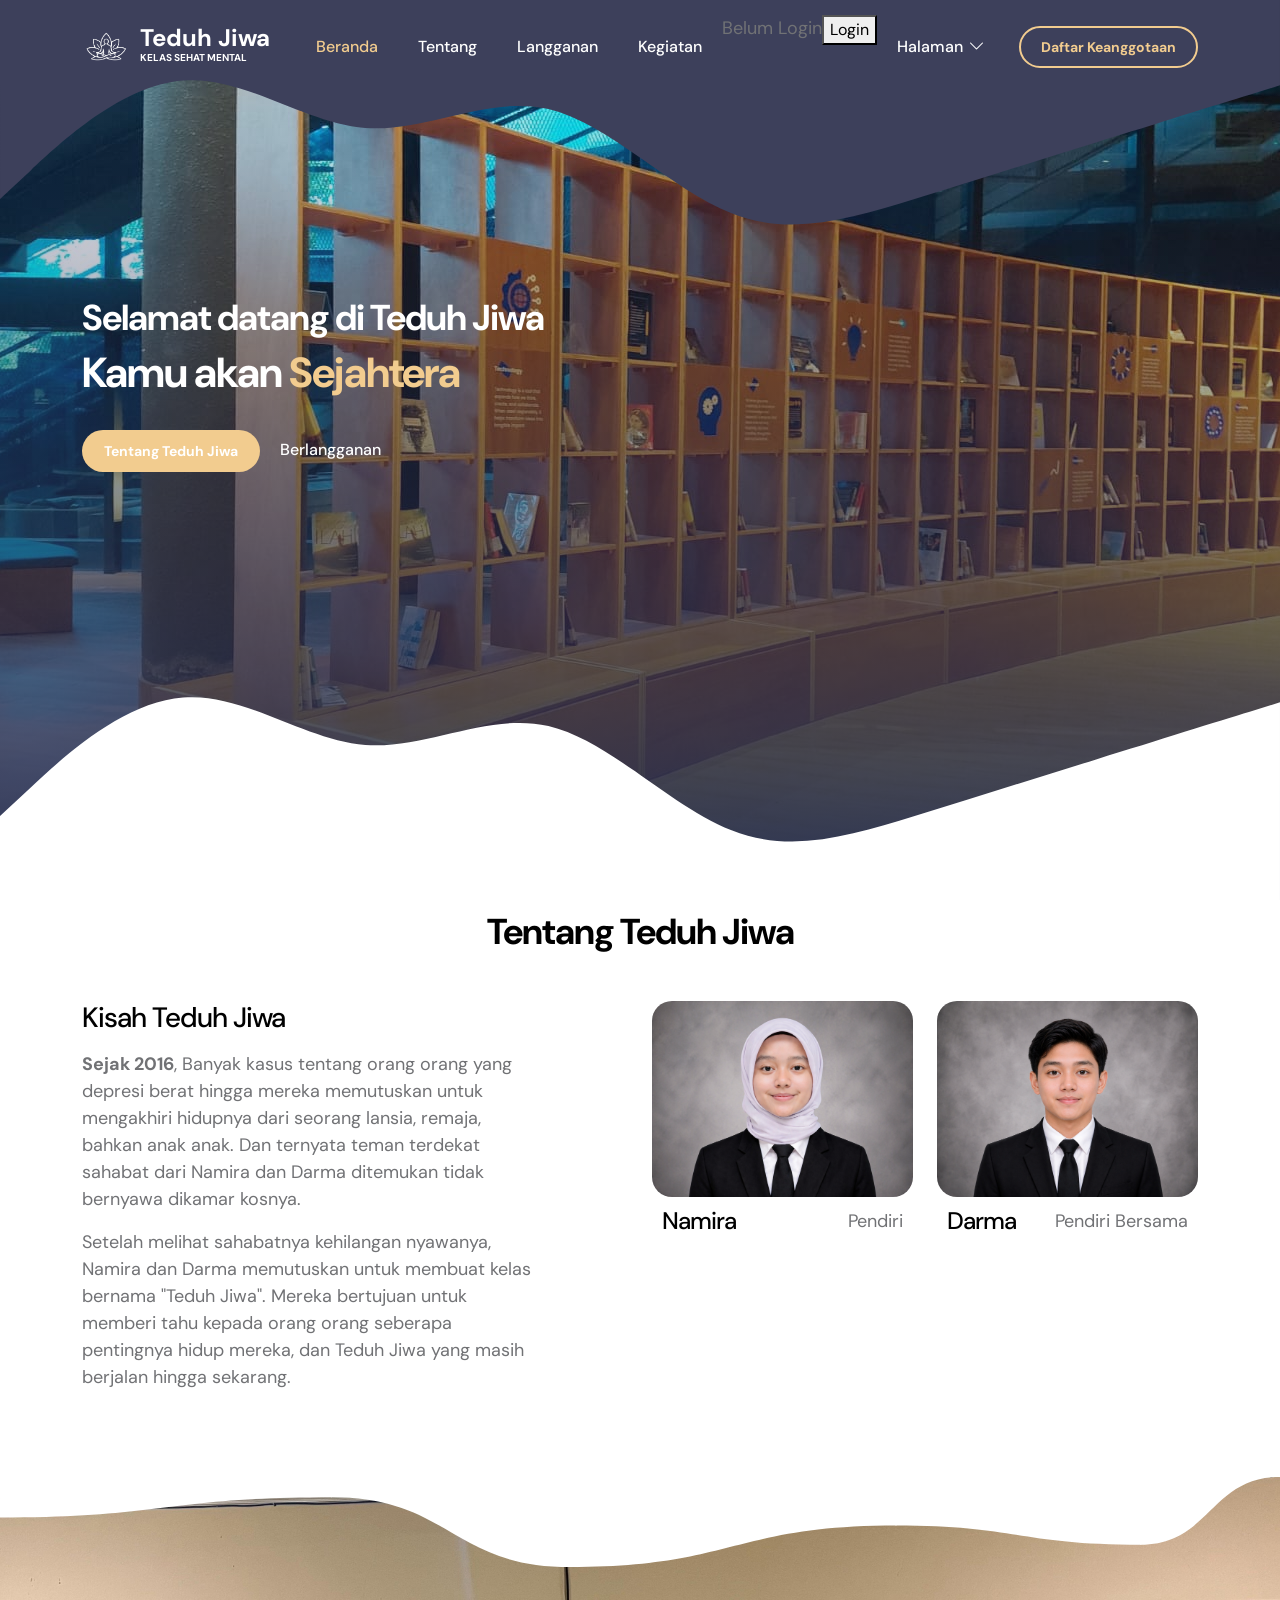
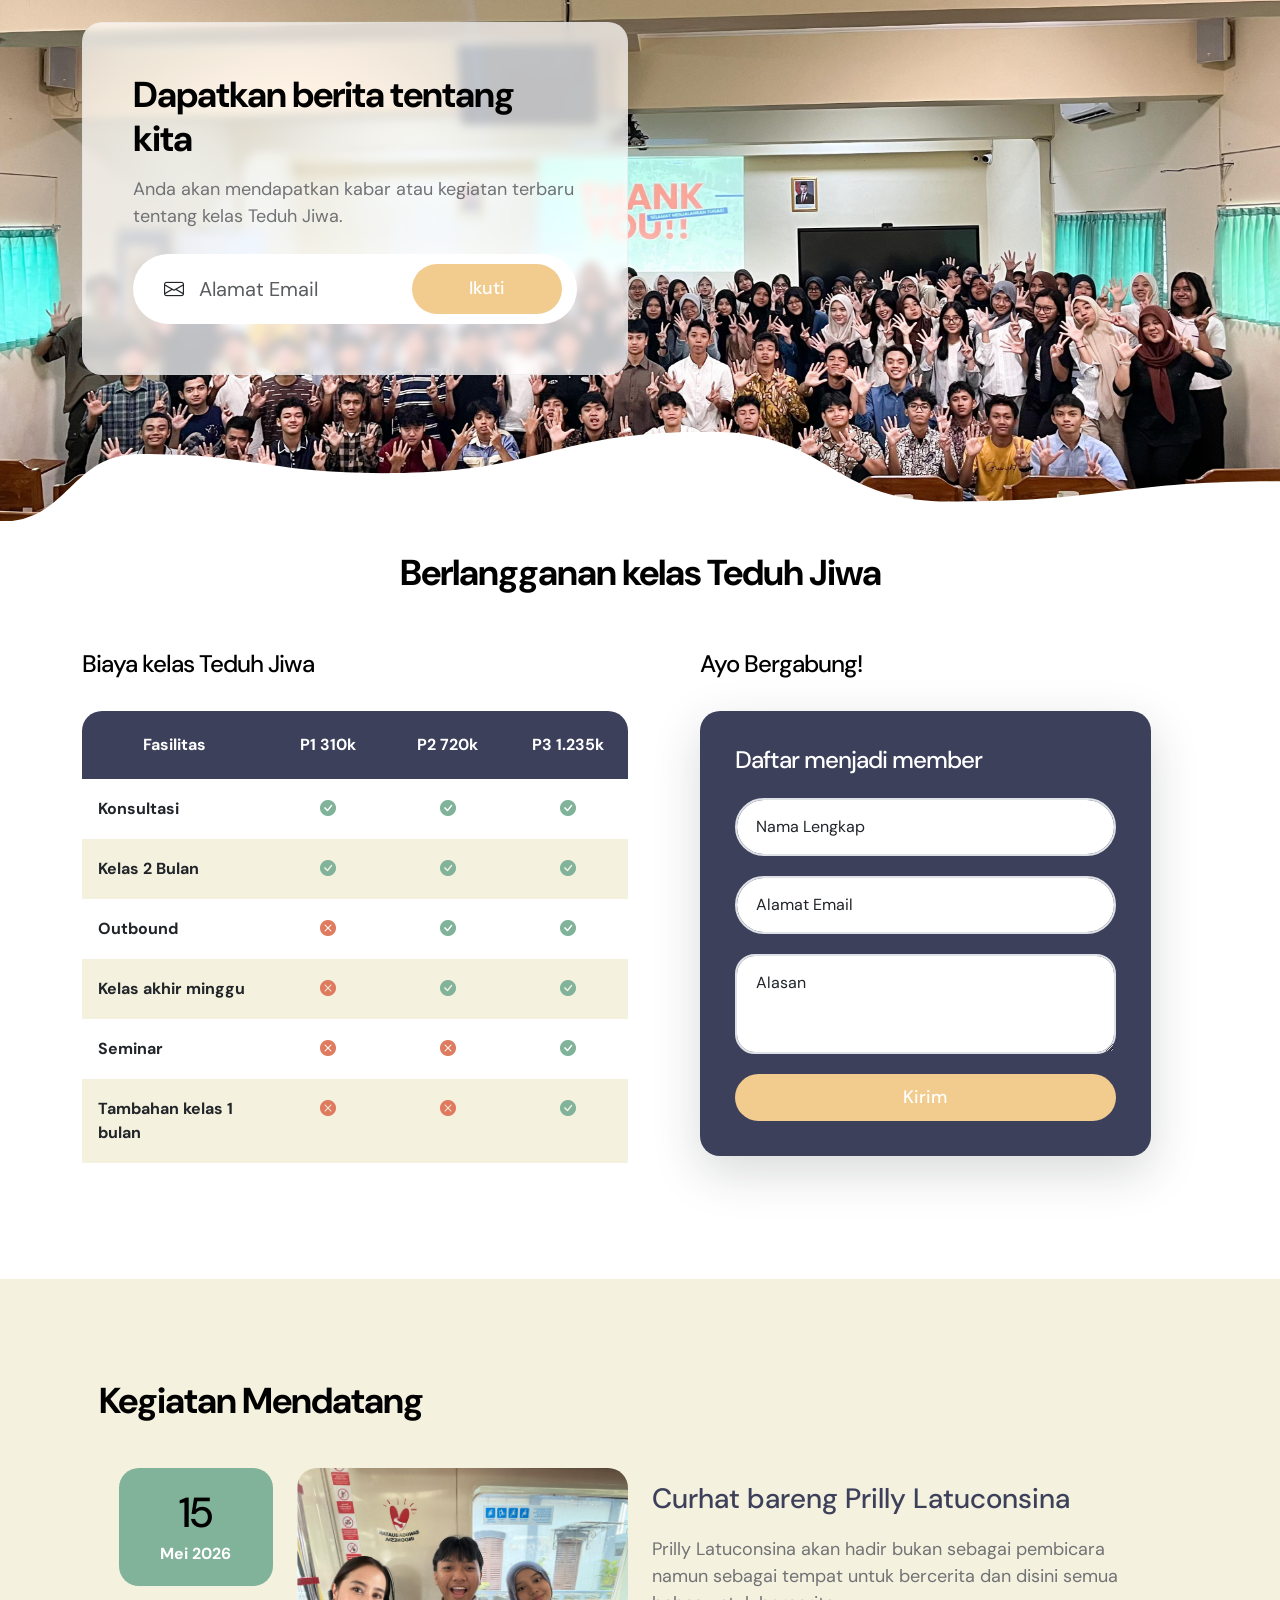
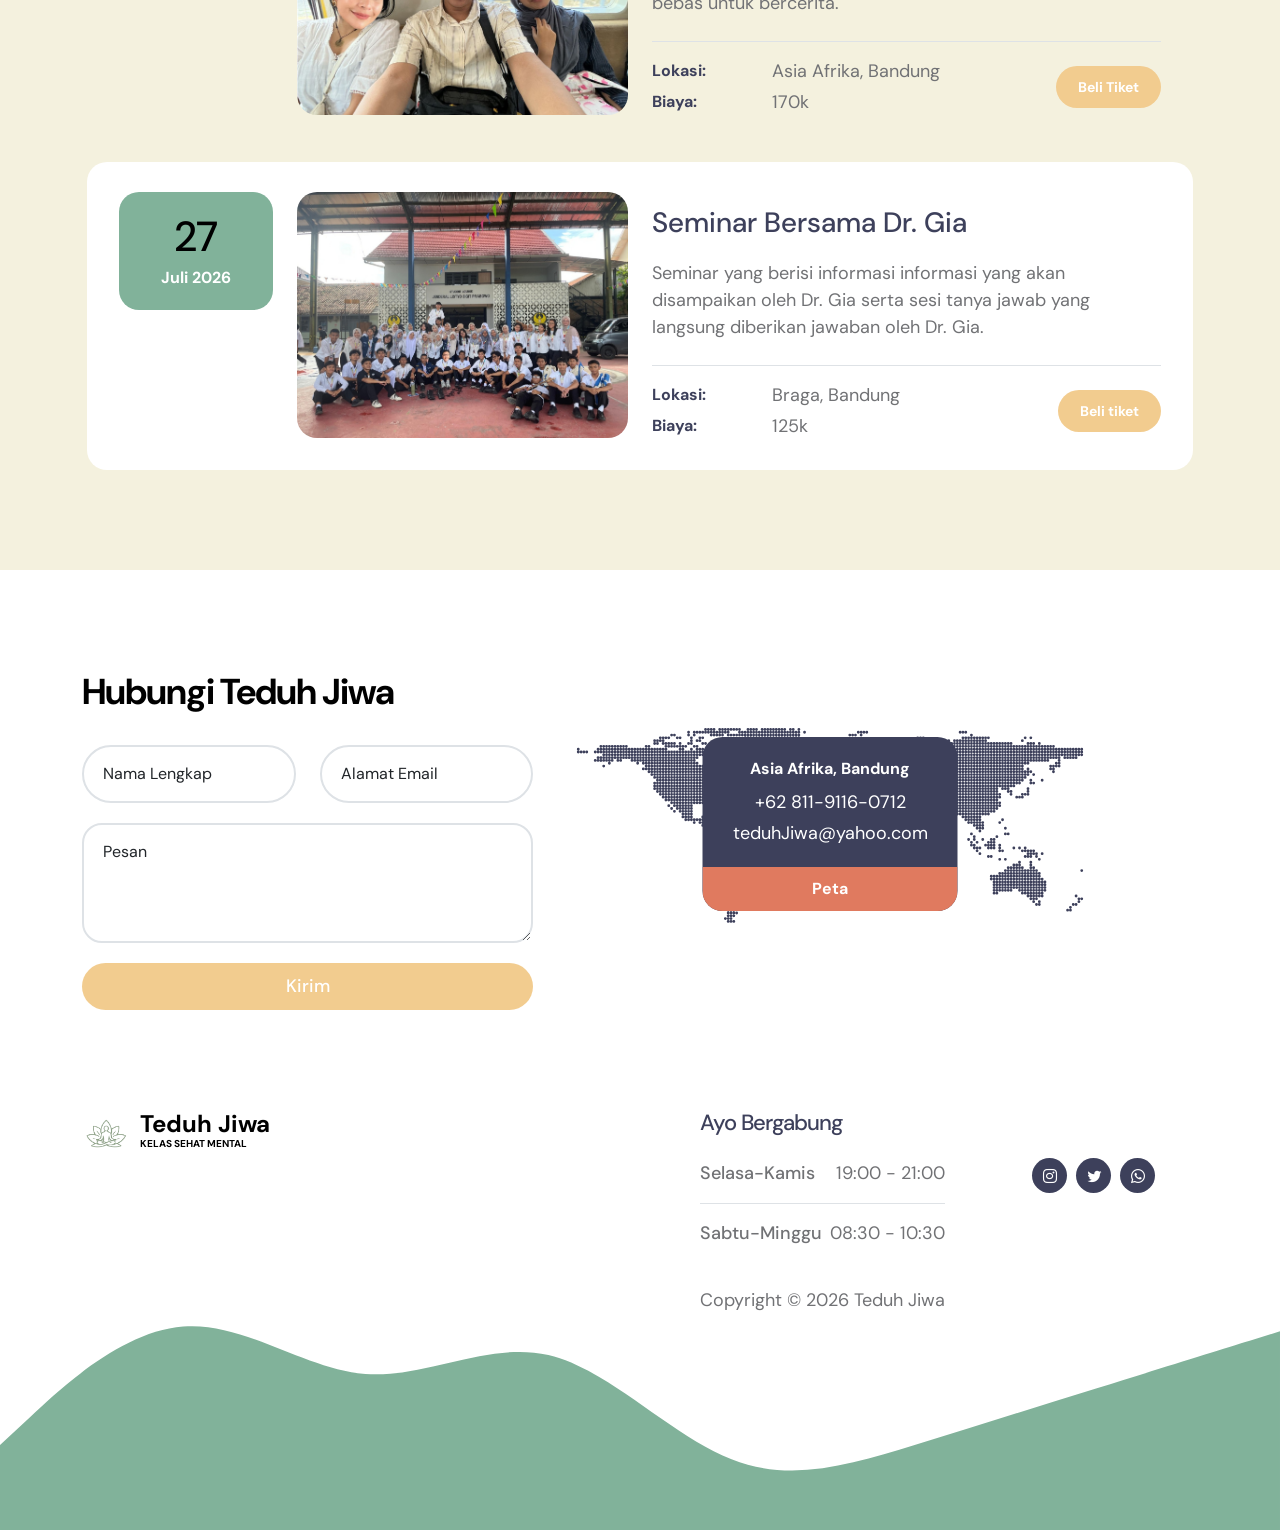
<file: index.html>
<!doctype html>
<html lang="en">
    <head>
        <meta charset="utf-8">
        <meta name="viewport" content="width=device-width, initial-scale=1">

        <meta name="description" content="">
        <meta name="author" content="">

        <title>Teduh Jiwa</title>

        <!-- CSS FILES -->                
        <link rel="preconnect" href="https://fonts.googleapis.com">

        <link rel="preconnect" href="https://fonts.gstatic.com" crossorigin>

        <link href="https://fonts.googleapis.com/css2?family=DM+Sans:ital,wght@0,400;0,500;0,700;1,400&display=swap" rel="stylesheet">

        <link href="css/bootstrap.min.css" rel="stylesheet">

        <link href="css/bootstrap-icons.css" rel="stylesheet">

        <link href="css/templatemo-tiya-golf-club.css" rel="stylesheet">
        
<!--

TemplateMo 587 Tiya Golf Club

https://templatemo.com/tm-587-tiya-golf-club

-->
    </head>
    
    <body>

        <main>

            <nav class="navbar navbar-expand-lg">                
                <div class="container">
                    <a class="navbar-brand d-flex align-items-center" href="index.html">
                        <img src="images/logo.png" class="navbar-brand-image img-fluid" alt="Tiya Golf Club">
                        <span class="navbar-brand-text">
                            Teduh Jiwa
                            <small>Kelas Sehat Mental</small>
                        </span>
                    </a>

                    <div class="d-lg-none ms-auto me-3">
                        <a class="btn custom-btn custom-border-btn" data-bs-toggle="offcanvas" href="#offcanvasExample" role="button" aria-controls="offcanvasExample">Member Login</a>
                    </div>
    
                    <button class="navbar-toggler" type="button" data-bs-toggle="collapse" data-bs-target="#navbarNav" aria-controls="navbarNav" aria-expanded="false" aria-label="Toggle navigation">
                        <span class="navbar-toggler-icon"></span>
                    </button>
    
                    <div class="collapse navbar-collapse" id="navbarNav">
                        <ul class="navbar-nav ms-lg-auto">
                            <li class="nav-item">
                                <a class="nav-link click-scroll" href="#section_1">Beranda</a>
                            </li>
    
                            <li class="nav-item">
                                <a class="nav-link click-scroll" href="#section_2">Tentang</a>
                            </li>

                            <li class="nav-item">
                                <a class="nav-link click-scroll" href="#section_3">Langganan</a>
                            </li>

                            <li class="nav-item">
                                <a class="nav-link click-scroll" href="#section_4">Kegiatan</a>
                            </li>

                            <p id="userInfo">Belum Login</p>

                            <div id="authArea">
                                <button onclick="goLogin()" class="nav-cta">Login</button>
                            </div>
                           

                            <li class="nav-item dropdown">
                                <a class="nav-link dropdown-toggle" href="#" id="navbarLightDropdownMenuLink" role="button" data-bs-toggle="dropdown" aria-expanded="false">Halaman</a>

                                <ul class="dropdown-menu dropdown-menu-light" aria-labelledby="navbarLightDropdownMenuLink">
                                    <li><a class="dropdown-item" href="event-listing.html">Daftar Kegiatan</a></li>

                                    <li><a class="dropdown-item" href="event-detail.html">Rincian Kegiatan</a></li>
                                </ul>
                            </li>
                        </ul>

         <div class="d-none d-lg-block ms-lg-3">
                            <a class="btn custom-btn custom-border-btn" data-bs-toggle="offcanvas" href="#offcanvasExample" role="button" aria-controls="offcanvasExample">Daftar Keanggotaan</a>
                        </div>
                    </div>
                </div>
            </nav>

            <div class="offcanvas offcanvas-end" data-bs-scroll="true" tabindex="-1" id="offcanvasExample" aria-labelledby="offcanvasExampleLabel">                
                <div class="offcanvas-header">
                    <h5 class="offcanvas-title" id="offcanvasExampleLabel">Daftar Keanggotaan</h5>
                    
                    <button type="button" class="btn-close" data-bs-dismiss="offcanvas" aria-label="Close"></button>
                </div>
                
                <div class="offcanvas-body d-flex flex-column">
                    <form class="custom-form member-login-form" action="#" method="post" role="form">

                        <div class="member-login-form-body">
                            <div class="mb-4">
                                <label class="form-label mb-2" for="member-login-number">No. Keanggotaaan</label>

                                <input type="text" name="member-login-number" id="member-login-number" class="form-control" placeholder="11002560" required>
                            </div>

                            <div class="mb-4">
                                <label class="form-label mb-2" for="member-login-password">Kata Sandi</label>

                                <input type="password" name="member-login-password" id="member-login-password" pattern="[0-9a-zA-Z]{4,10}" class="form-control" placeholder="*****" required="">
                            </div>

                            <div class="form-check mb-4">
                                <input class="form-check-input" type="checkbox" value="" id="flexCheckDefault">
                              
                                <label class="form-check-label" for="flexCheckDefault">
                                    Ingatkan Saya
                                </label>
                            </div>

                            <div class="col-lg-5 col-md-7 col-8 mx-auto">
                                <button type="submit" class="form-control">Daftar</button>
                            </div>

                            <div class="text-center my-4">
                                <a href="#">Lupa Kata Sandi?</a>
                            </div>
                        </div>
                    </form>

                    <div class="mt-auto mb-5">
                        <p>
                            <strong class="text-white me-3">Pertanyaan?</strong>

                            <a href="tel: +62 811-9116-0712" class="contact-link">
                            	+62 811-9116-0712
                            </a>
                        </p>
                    </div>
                </div>

                <svg xmlns="http://www.w3.org/2000/svg" viewBox="0 0 1440 320"><path fill="#3D405B" fill-opacity="1" d="M0,224L34.3,192C68.6,160,137,96,206,90.7C274.3,85,343,139,411,144C480,149,549,107,617,122.7C685.7,139,754,213,823,240C891.4,267,960,245,1029,224C1097.1,203,1166,181,1234,160C1302.9,139,1371,117,1406,106.7L1440,96L1440,320L1405.7,320C1371.4,320,1303,320,1234,320C1165.7,320,1097,320,1029,320C960,320,891,320,823,320C754.3,320,686,320,617,320C548.6,320,480,320,411,320C342.9,320,274,320,206,320C137.1,320,69,320,34,320L0,320Z"></path></svg>
            </div>
            

            <section class="hero-section d-flex justify-content-center align-items-center" id="section_1">

                <div class="section-overlay"></div>

                <svg xmlns="http://www.w3.org/2000/svg" viewBox="0 0 1440 320"><path fill="#3D405B" fill-opacity="1" d="M0,224L34.3,192C68.6,160,137,96,206,90.7C274.3,85,343,139,411,144C480,149,549,107,617,122.7C685.7,139,754,213,823,240C891.4,267,960,245,1029,224C1097.1,203,1166,181,1234,160C1302.9,139,1371,117,1406,106.7L1440,96L1440,0L1405.7,0C1371.4,0,1303,0,1234,0C1165.7,0,1097,0,1029,0C960,0,891,0,823,0C754.3,0,686,0,617,0C548.6,0,480,0,411,0C342.9,0,274,0,206,0C137.1,0,69,0,34,0L0,0Z"></path></svg>

                <div class="container">
                    <div class="row">

                        <div class="col-lg-6 col-12 mb-5 mb-lg-0">
                            <h2 class="text-white">Selamat datang di Teduh Jiwa</h2>

                            <h1 class="cd-headline rotate-1 text-white mb-4 pb-2">
                                <span>Kamu akan</span>
                                <span class="cd-words-wrapper">
                                    <b class="is-visible">Sejahtera</b>
                                    <b>Sehat</b>
                                    <b>Bahagia</b>
                                </span>
                            </h1>

                            <div class="custom-btn-group">
                                <a href="#section_2" class="btn custom-btn smoothscroll me-3">Tentang Teduh Jiwa</a>

                                <a href="#section_3" class="link smoothscroll">Berlangganan</a>
                            </div>
                        </div>

                        <div class="col-lg-6 col-12">
                            <div class="ratio ratio-16x9">
                                <iframe width="560" height="315" src="https://www.youtube.com/embed/LBBVtl3pUAc" title="YouTube video player" frameborder="0" allow="accelerometer; autoplay; clipboard-write; encrypted-media; gyroscope; picture-in-picture; web-share" allowfullscreen></iframe>
                            </div>
                        </div>

                    </div>
                </div>

                <svg xmlns="http://www.w3.org/2000/svg" viewBox="0 0 1440 320"><path fill="#ffffff" fill-opacity="1" d="M0,224L34.3,192C68.6,160,137,96,206,90.7C274.3,85,343,139,411,144C480,149,549,107,617,122.7C685.7,139,754,213,823,240C891.4,267,960,245,1029,224C1097.1,203,1166,181,1234,160C1302.9,139,1371,117,1406,106.7L1440,96L1440,320L1405.7,320C1371.4,320,1303,320,1234,320C1165.7,320,1097,320,1029,320C960,320,891,320,823,320C754.3,320,686,320,617,320C548.6,320,480,320,411,320C342.9,320,274,320,206,320C137.1,320,69,320,34,320L0,320Z"></path></svg>
            </section>


            <section class="about-section section-padding" id="section_2">
                <div class="container">
                    <div class="row">

                        <div class="col-lg-12 col-12 text-center">
                            <h2 class="mb-lg-5 mb-4">Tentang Teduh Jiwa</h2>
                        </div>

                        <div class="col-lg-5 col-12 me-auto mb-4 mb-lg-0">
                            <h3 class="mb-3">Kisah Teduh Jiwa</h3>

                            <p><strong>Sejak 2016</strong>, Banyak kasus tentang orang orang yang depresi berat hingga mereka memutuskan untuk mengakhiri hidupnya dari seorang lansia, remaja, bahkan anak anak. Dan ternyata teman terdekat sahabat dari Namira dan Darma ditemukan tidak bernyawa dikamar kosnya.</p>

                            <p>Setelah melihat sahabatnya kehilangan nyawanya, Namira dan Darma memutuskan untuk membuat kelas bernama "Teduh Jiwa". Mereka bertujuan untuk memberi tahu kepada orang orang seberapa pentingnya hidup mereka, dan Teduh Jiwa yang masih berjalan hingga sekarang.</p>
                        </div>

                        <div class="col-lg-3 col-md-6 col-12 mb-4 mb-lg-0 mb-md-0">
                            <div class="member-block">
                                <div class="member-block-image-wrap">
                                    <img src="images/members/portrait-young-handsome-businessman-wearing-suit-standing-with-crossed-arms-with-isolated-studio-white-background.jpg" class="member-block-image img-fluid" alt="">

                                    <ul class="social-icon">
                                        <li class="social-icon-item">
                                            <a href="#" class="social-icon-link bi-twitter"></a>
                                        </li>

                                        <li class="social-icon-item">
                                            <a href="#" class="social-icon-link bi-whatsapp"></a>
                                        </li>
                                    </ul>
                                </div>

                                <div class="member-block-info d-flex align-items-center">
                                    <h4>Namira</h4>

                                    <p class="ms-auto">Pendiri</p>
                                </div>
                            </div>
                        </div>

                        <div class="col-lg-3 col-md-6 col-12">
                            <div class="member-block">
                                <div class="member-block-image-wrap">
                                    <img src="images/members/successful-asian-lady-boss-red-blazer-holding-clipboard-with-documens-pen-working-looking-happy-white-background.jpg" class="member-block-image img-fluid" alt="">

                                    <ul class="social-icon">
                                        <li class="social-icon-item">
                                            <a href="#" class="social-icon-link bi-linkedin"></a>
                                        </li>
                                        <li class="social-icon-item">
                                            <a href="#" class="social-icon-link bi-twitter"></a>
                                        </li>
                                    </ul>
                                </div>

                                <div class="member-block-info d-flex align-items-center">
                                    <h4>Darma</h4>

                                    <p class="ms-auto">Pendiri Bersama</p>
                                </div>
                            </div>
                        </div>

                    </div>
                </div>
            </section>


            <section class="section-bg-image">
                <svg viewBox="0 0 1265 144" xmlns="http://www.w3.org/2000/svg" xmlns:xlink="http://www.w3.org/1999/xlink"><path fill="rgba(255, 255, 255, 1)" d="M 0 40 C 164 40 164 20 328 20 L 328 20 L 328 0 L 0 0 Z" stroke-width="0"></path> <path fill="rgba(255, 255, 255, 1)" d="M 327 20 C 445.5 20 445.5 89 564 89 L 564 89 L 564 0 L 327 0 Z" stroke-width="0"></path> <path fill="rgba(255, 255, 255, 1)" d="M 563 89 C 724.5 89 724.5 48 886 48 L 886 48 L 886 0 L 563 0 Z" stroke-width="0"></path><path fill="rgba(255, 255, 255, 1)" d="M 885 48 C 1006.5 48 1006.5 67 1128 67 L 1128 67 L 1128 0 L 885 0 Z" stroke-width="0"></path><path fill="rgba(255, 255, 255, 1)" d="M 1127 67 C 1196 67 1196 0 1265 0 L 1265 0 L 1265 0 L 1127 0 Z" stroke-width="0"></path></svg>

                <div class="container">
                    <div class="row">

                        <div class="col-lg-6 col-12">
                            <div class="section-bg-image-block">
                                <h2 class="mb-lg-3">Dapatkan berita tentang kita</h2>

                                <p>Anda akan mendapatkan kabar atau kegiatan terbaru tentang kelas Teduh Jiwa.</p>

                                <form action="#" method="get" class="custom-form mt-lg-4 mt-2" role="form">
                                    <div class="input-group input-group-lg">
                                        <span class="input-group-text bi-envelope" id="basic-addon1"></span>

                                        <input type="email" name="email" id="email" pattern="[^ @]*@[^ @]*" class="form-control" placeholder="Alamat Email" required="">

                                        <button type="submit" class="form-control">Ikuti</button>
                                    </div>
                                </form>
                            </div>
                        </div>

                    </div>
                </div>

                <svg viewBox="0 0 1265 144" xmlns="http://www.w3.org/2000/svg" xmlns:xlink="http://www.w3.org/1999/xlink"><path fill="rgba(255, 255, 255, 1)" d="M 0 40 C 164 40 164 20 328 20 L 328 20 L 328 0 L 0 0 Z" stroke-width="0"></path> <path fill="rgba(255, 255, 255, 1)" d="M 327 20 C 445.5 20 445.5 89 564 89 L 564 89 L 564 0 L 327 0 Z" stroke-width="0"></path> <path fill="rgba(255, 255, 255, 1)" d="M 563 89 C 724.5 89 724.5 48 886 48 L 886 48 L 886 0 L 563 0 Z" stroke-width="0"></path><path fill="rgba(255, 255, 255, 1)" d="M 885 48 C 1006.5 48 1006.5 67 1128 67 L 1128 67 L 1128 0 L 885 0 Z" stroke-width="0"></path><path fill="rgba(255, 255, 255, 1)" d="M 1127 67 C 1196 67 1196 0 1265 0 L 1265 0 L 1265 0 L 1127 0 Z" stroke-width="0"></path></svg>
            </section>


            <section class="membership-section section-padding" id="section_3">
                <div class="container">
                    <div class="row">

                        <div class="col-lg-12 col-12 text-center mx-auto mb-lg-5 mb-4">
                            <h2><span>Berlangganan</span> kelas Teduh Jiwa</h2>
                        </div>

                        <div class="col-lg-6 col-12 mb-3 mb-lg-0">
                            <h4 class="mb-4 pb-lg-2">Biaya kelas Teduh Jiwa</h4>

                            <div class="table-responsive">
                                <table class="table text-center">
                                    <thead>
                                        <tr>
                                            <th style="width: 34%;">Fasilitas</th>
                                            
                                            <th style="width: 22%;">P1 310k</th>
                                            
                                            <th style="width: 22%;">P2 720k</th>
                                            
                                            <th style="width: 22%;">P3 1.235k</th>
                                        </tr>
                                    </thead>

                                    <tbody>
                                        <tr>
                                            <th scope="row" class="text-start">Konsultasi</th>
                                            
                                            <td>
                                                <i class="bi-check-circle-fill"></i>
                                            </td>
                                            
                                            <td>
                                                <i class="bi-check-circle-fill"></i>
                                            </td>
                                            
                                            <td>
                                                <i class="bi-check-circle-fill"></i>
                                            </td>
                                        </tr>

                                        <tr>
                                            <th scope="row" class="text-start">Kelas 2 Bulan</th>

                                            <td>
                                                <i class="bi-check-circle-fill"></i>
                                            </td>

                                            <td>
                                                <i class="bi-check-circle-fill"></i>
                                            </td>

                                            <td>
                                                <i class="bi-check-circle-fill"></i>
                                            </td>
                                        </tr>

                                        <tr>
                                            <th scope="row" class="text-start">Outbound</th>

                                            <td>
                                                <i class="bi-x-circle-fill"></i>
                                            </td>

                                            <td>
                                                <i class="bi-check-circle-fill"></i>
                                            </td>

                                            <td>
                                                <i class="bi-check-circle-fill"></i>
                                            </td>
                                        </tr>

                                        <tr>
                                            <th scope="row" class="text-start">Kelas akhir minggu</th>

                                            <td>
                                                <i class="bi-x-circle-fill"></i>
                                            </td>

                                            <td>
                                                <i class="bi-check-circle-fill"></i>
                                            </td>

                                            <td>
                                                <i class="bi-check-circle-fill"></i>
                                            </td>
                                        </tr>

                                        <tr>
                                            <th scope="row" class="text-start">Seminar</th>

                                            <td>
                                                <i class="bi-x-circle-fill"></i>
                                            </td>

                                            <td>
                                                <i class="bi-x-circle-fill"></i>
                                            </td>

                                            <td>
                                                <i class="bi-check-circle-fill"></i>
                                            </td>
                                        </tr>
                                        
                                        <tr>
                                            <th scope="row" class="text-start">Tambahan kelas 1 bulan</th>

                                            <td>
                                                <i class="bi-x-circle-fill"></i>
                                            </td>

                                            <td>
                                                <i class="bi-x-circle-fill"></i>
                                            </td>

                                            <td>
                                                <i class="bi-check-circle-fill"></i>
                                            </td>
                                        </tr>
                                        
                                    </tbody>
                                </table>
                            </div>
                        </div>

                        <div class="col-lg-5 col-12 mx-auto">
                        <h4 class="mb-4 pb-lg-2">Ayo Bergabung!</h4>
                            <form action="#" method="post" class="custom-form membership-form shadow-lg" role="form">
                                <h4 class="text-white mb-4">Daftar menjadi member</h4>

                                    <div class="form-floating">
                                        <input type="text" name="full-name" id="full-name" class="form-control" placeholder="Full Name" required="">
                                        
                                        <label for="floatingInput">Nama Lengkap</label>
                                    </div>

                                    <div class="form-floating">
                                        <input type="email" name="email" id="email" pattern="[^ @]*@[^ @]*" class="form-control" placeholder="Email address" required="">
                                        
                                        <label for="floatingInput">Alamat Email</label>
                                    </div>

                                    <div class="form-floating">
                                        <textarea class="form-control" id="message" name="message" placeholder="Describe message here"></textarea>
                                        
                                        <label for="floatingTextarea"> Alasan</label>
                                    </div>

                                    <button type="submit" class="form-control">Kirim</button>
                                </div>
                            </form>
                        </div>

                    </div>
                </div>
            </section>


            <section class="events-section section-bg section-padding" id="section_4">
                <div class="container">
                    <div class="row">

                        <div class="col-lg-12 col-12">
                            <h2 class="mb-lg-3">Kegiatan Mendatang</h2>
                        </div>

                        <div class="row custom-block mb-3">
                            <div class="col-lg-2 col-md-4 col-12 order-2 order-md-0 order-lg-0">
                                <div class="custom-block-date-wrap d-flex d-lg-block d-md-block align-items-center mt-3 mt-lg-0 mt-md-0">
                                    <h6 class="custom-block-date mb-lg-1 mb-0 me-3 me-lg-0 me-md-0">15</h6>
                                    
                                    <strong class="text-white">Mei 2026</strong>
                                </div>
                            </div>

                            <div class="col-lg-4 col-md-8 col-12 order-1 order-lg-0">
                                <div class="custom-block-image-wrap">
                                    <a href="event-detail.html">
                                        <img src="images/professional-golf-player.jpg" class="custom-block-image img-fluid" alt="">

                                        <i class="custom-block-icon bi-link"></i>
                                    </a>
                                </div>
                            </div>

                            <div class="col-lg-6 col-12 order-3 order-lg-0">
                                <div class="custom-block-info mt-2 mt-lg-0">
                                    <a href="event-detail.html" class="events-title mb-3">Curhat bareng Prilly Latuconsina</a>

                                    <p class="mb-0">Prilly Latuconsina akan hadir bukan sebagai pembicara namun sebagai tempat untuk bercerita dan disini semua bebas untuk bercerita.</p>

                                    <div class="d-flex flex-wrap border-top mt-4 pt-3">

                                        <div class="mb-4 mb-lg-0">
                                            <div class="d-flex flex-wrap align-items-center mb-1">
                                                <span class="custom-block-span">Lokasi:</span>

                                                <p class="mb-0">Asia Afrika, Bandung</p>
                                            </div>

                                            <div class="d-flex flex-wrap align-items-center">
                                                <span class="custom-block-span">Biaya:</span>

                                                <p class="mb-0">170k</p>
                                            </div>
                                        </div>

                                        <div class="d-flex align-items-center ms-lg-auto">
                                            <a href="event-detail.html" class="btn custom-btn">Beli Tiket</a>
                                        </div>
                                    </div>
                                </div>
                            </div>
                        </div>

                        <div class="row custom-block custom-block-bg">
                            <div class="col-lg-2 col-md-4 col-12 order-2 order-md-0 order-lg-0">
                                <div class="custom-block-date-wrap d-flex d-lg-block d-md-block align-items-center mt-3 mt-lg-0 mt-md-0">
                                    <h6 class="custom-block-date mb-lg-1 mb-0 me-3 me-lg-0 me-md-0">27</h6>
                                    
                                    <strong class="text-white">Juli 2026</strong>
                                </div>
                            </div>

                            <div class="col-lg-4 col-md-8 col-12 order-1 order-lg-0">
                                <div class="custom-block-image-wrap">
                                    <a href="event-detail.html">
                                        <img src="images/girl-taking-selfie-with-friends-golf-field.jpg" class="custom-block-image img-fluid" alt="">

                                        <i class="custom-block-icon bi-link"></i>
                                    </a>
                                </div>
                            </div>

                            <div class="col-lg-6 col-12 order-3 order-lg-0">
                                <div class="custom-block-info mt-2 mt-lg-0">
                                    <a href="event-detail.html" class="events-title mb-3">Seminar Bersama Dr. Gia</a>

                                    <p class="mb-0">Seminar yang berisi informasi informasi yang akan disampaikan oleh Dr. Gia serta sesi tanya jawab yang langsung diberikan jawaban oleh Dr. Gia.  </p>

                                    <div class="d-flex flex-wrap border-top mt-4 pt-3">

                                        <div class="mb-4 mb-lg-0">
                                            <div class="d-flex flex-wrap align-items-center mb-1">
                                                <span class="custom-block-span">Lokasi:</span>

                                                <p class="mb-0">Braga, Bandung</p>
                                            </div>

                                            <div class="d-flex flex-wrap align-items-center">
                                                <span class="custom-block-span">Biaya:</span>

                                                <p class="mb-0">125k</p>
                                            </div>
                                        </div>

                                        <div class="d-flex align-items-center ms-lg-auto">
                                            <a href="event-detail.html" class="btn custom-btn">Beli tiket</a>
                                        </div>
                                    </div>
                                </div>
                            </div>
                        </div>

                    </div>
                </div>
            </section>


            <section class="contact-section section-padding" id="section_5">
                <div class="container">
                    <div class="row">

                        <div class="col-lg-5 col-12">
                            <form action="#" method="post" class="custom-form contact-form" role="form">
                                <h2 class="mb-4 pb-2">Hubungi Teduh Jiwa</h2>

                                <div class="row">
                                    <div class="col-lg-6 col-md-6 col-12">
                                        <div class="form-floating">
                                            <input type="text" name="full-name" id="full-name" class="form-control" placeholder="Full Name" required="">
                                            
                                            <label for="floatingInput">Nama Lengkap</label>
                                        </div>
                                    </div>

                                    <div class="col-lg-6 col-md-6 col-12"> 
                                        <div class="form-floating">
                                            <input type="email" name="email" id="email" pattern="[^ @]*@[^ @]*" class="form-control" placeholder="Email address" required="">
                                            
                                            <label for="floatingInput">Alamat Email</label>
                                        </div>
                                    </div>

                                    <div class="col-lg-12 col-12">
                                        <div class="form-floating">
                                            <textarea class="form-control" id="message" name="message" placeholder="Describe message here"></textarea>
                                            
                                            <label for="floatingTextarea">Pesan</label>
                                        </div>

                                        <button type="submit" class="form-control">Kirim</button>
                                    </div>
                                </div>
                            </form>
                        </div>

                        <div class="col-lg-6 col-12">
                            <div class="contact-info mt-5">
                                <div class="contact-info-item">
                                    <div class="contact-info-body">
                                        <strong>Asia Afrika, Bandung</strong>

                                        <p class="mt-2 mb-1">
                                            <a href="tel: +62 811-9116-0712" class="contact-link">
                                                +62 
                                                811-9116-0712
                                            </a>
                                        </p>

                                        <p class="mb-0">
                                            <a href="mailto:teduhJiwa@yahoo.com" class="contact-link">
                                                teduhJiwa@yahoo.com
                                            </a>
                                        </p>
                                    </div>

                                    <div class="contact-info-footer">
                                        <a href="#">Peta</a>
                                    </div>
                                </div>

                                <img src="images/WorldMap.svg" class="img-fluid" alt="">
                            </div>
                        </div>

                    </div>
                </div>
            </section>
        </main>

        <footer class="site-footer">
            <div class="container">
                <div class="row">

                    <div class="col-lg-6 col-12 me-auto mb-5 mb-lg-0">
                        <a class="navbar-brand d-flex align-items-center" href="index.html">
                            <img src="images/logo.png" class="navbar-brand-image img-fluid" alt="">
                            <span class="navbar-brand-text">
                                Teduh Jiwa
                                <small>Kelas Sehat Mental</small>
                            </span>
                        </a>
                    </div>

                    <div class="col-lg-3 col-12">
                        <h5 class="site-footer-title mb-4">Ayo Bergabung</h5>

                        <p class="d-flex border-bottom pb-3 mb-3 me-lg-3">
                            <span>Selasa-Kamis</span>
                            19:00 - 21:00 
                        </p>

                        <p class="d-flex me-lg-3">
                            <span>Sabtu-Minggu</span>
                            08:30 - 10:30 
                        </p>
                        <br>
                        <p class="copyright-text">Copyright © 2026 Teduh Jiwa</p>
                    </div>

                        <div class="col-lg-2 col-12 ms-auto">
                            <ul class="social-icon mt-lg-5 mt-3 mb-4">
                                <li class="social-icon-item">
                                    <a href="#" class="social-icon-link bi-instagram"></a>
                                </li>

                                <li class="social-icon-item">
                                    <a href="#" class="social-icon-link bi-twitter"></a>
                                </li>

                                <li class="social-icon-item">
                                    <a href="#" class="social-icon-link bi-whatsapp"></a>
                                </li>
                            </ul>
                            
                        </div>

                </div>
            </div>

            <svg xmlns="http://www.w3.org/2000/svg" viewBox="0 0 1440 320"><path fill="#81B29A" fill-opacity="1" d="M0,224L34.3,192C68.6,160,137,96,206,90.7C274.3,85,343,139,411,144C480,149,549,107,617,122.7C685.7,139,754,213,823,240C891.4,267,960,245,1029,224C1097.1,203,1166,181,1234,160C1302.9,139,1371,117,1406,106.7L1440,96L1440,320L1405.7,320C1371.4,320,1303,320,1234,320C1165.7,320,1097,320,1029,320C960,320,891,320,823,320C754.3,320,686,320,617,320C548.6,320,480,320,411,320C342.9,320,274,320,206,320C137.1,320,69,320,34,320L0,320Z"></path></svg>
        </footer>


        <!-- JAVASCRIPT FILES -->
        <script src="js/jquery.min.js"></script>
        <script src="js/bootstrap.bundle.min.js"></script>
        <script src="js/jquery.sticky.js"></script>
        <script src="js/click-scroll.js"></script>
        <script src="js/animated-headline.js"></script>
        <script src="js/modernizr.js"></script>
        <script src="js/custom.js"></script>
        <script src="login/js/welcome (2).js"></script>
    </body>
</html>
</file>
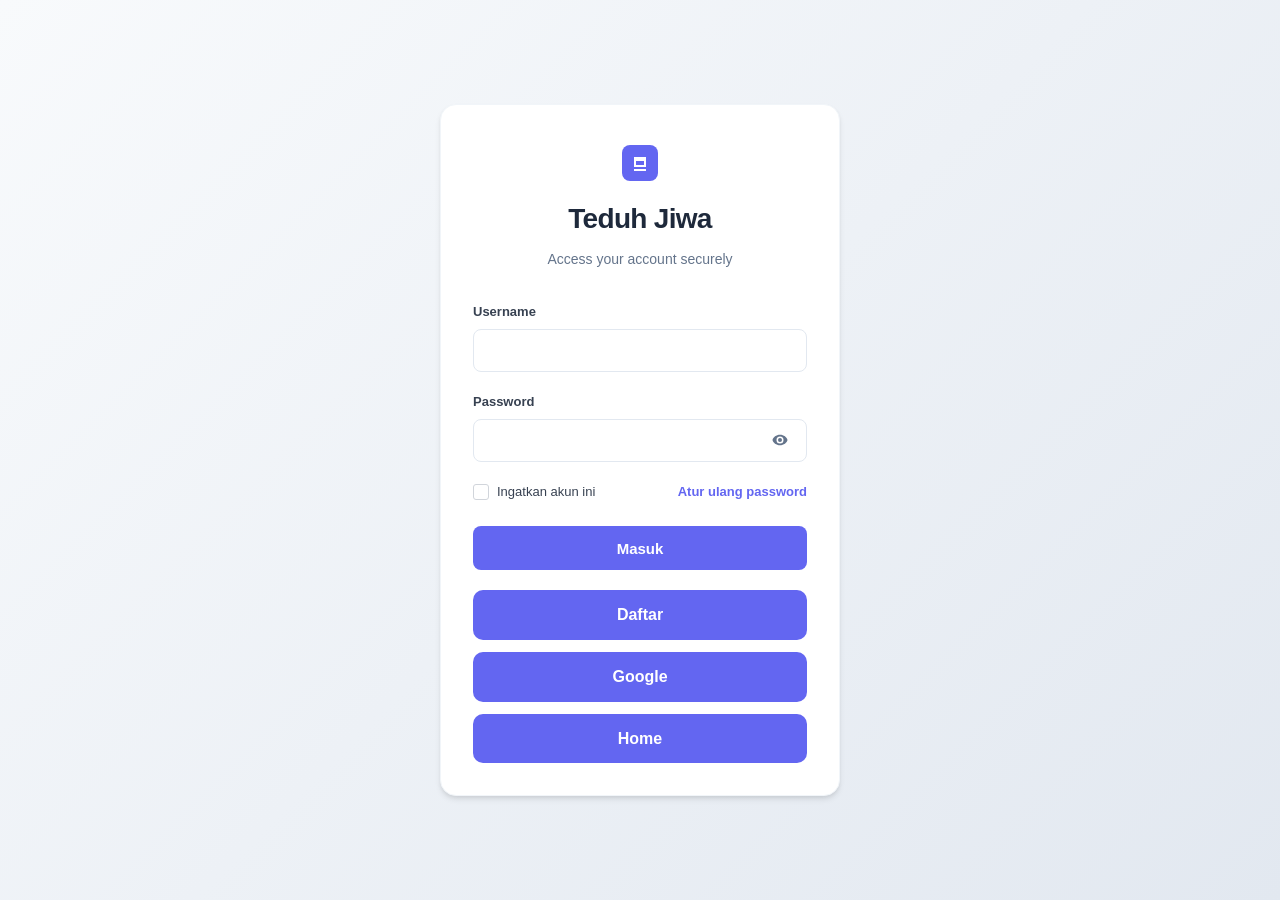
<file: login/index.html>
<!DOCTYPE html>
<html lang="en">
<head>
    <meta charset="UTF-8">
    <meta name="viewport" content="width=device-width, initial-scale=1.0">
    <title>Login Teduh Jiwa</title>
    <link rel="stylesheet" href="style.css">
</head>
<body>
    <div class="login-container">
        <div class="login-card">
            <div class="login-header">
                <div class="logo">
                    <svg width="36" height="36" viewBox="0 0 36 36" fill="none">
                        <rect width="36" height="36" rx="8" fill="#6366F1"/>
                        <path d="M12 14h12v8H12v-8zm2 2v4h8v-4h-8zm-2-4h12v2H12v-2zm0 12h12v2H12v-2z" fill="white"/>
                    </svg>
                </div>
                <h1>Teduh Jiwa</h1>
                <p>Access your account securely</p>
            </div>
            
            <form class="#" id="loginForm" novalidate>
                <div class="form-group">
                    <label for="username">Username</label>
                    <input type="text" id="username" name="username" required autocomplete="username">
                    <span class="error-message" id="usernameError"></span>
                </div>

                <div class="form-group">
                    <label for="password">Password</label>
                    <div class="password-wrapper">
                        <input type="password" id="password" name="password" required autocomplete="current-password">
                        <button type="button" class="password-toggle" id="passwordToggle" aria-label="Toggle password visibility">
                            <svg class="eye-open" width="18" height="18" viewBox="0 0 18 18" fill="none">
                                <path d="M9 3.75C5.25 3.75 2.04 6.24 1.5 9c.54 2.76 3.75 5.25 7.5 5.25s6.96-2.49 7.5-5.25c-.54-2.76-3.75-5.25-7.5-5.25zm0 8.75a3.5 3.5 0 110-7 3.5 3.5 0 010 7zm0-5.5a2 2 0 100 4 2 2 0 000-4z" fill="currentColor"/>
                            </svg>
                            <svg class="eye-closed" width="18" height="18" viewBox="0 0 18 18" fill="none">
                                <path d="M2.25 2.25l13.5 13.5m-4.125-4.125a3 3 0 01-4.243-4.243m4.243 4.243L9 9m2.625 2.625L15 15M9 5.25c1.83 0 3.51.63 4.84 1.68M3.16 6.93A10.97 10.97 0 019 5.25" stroke="currentColor" stroke-width="1.5" stroke-linecap="round" stroke-linejoin="round"/>
                            </svg>
                        </button>
                    </div>
                    <span class="error-message" id="passwordError"></span>
                </div>

                <div class="form-options">
                    <label class="checkbox-wrapper">
                        <input type="checkbox" id="remember" name="remember">
                        <span class="checkmark"></span>
                        Ingatkan akun ini
                    </label>
                    <a href="#" class="forgot-link">Atur ulang password</a>
                </div>

                <button type="submit" class="login-btn">
                    <span class="btn-text">Masuk</span>
                    <div class="btn-loader">
                        <div class="spinner"></div>
                    </div>
                </button>

               <div class="extra-links">
    <a href="register.html" class="extra-btn">Daftar</a>
    <a href="#" class="extra-btn">Google</a>
    <a href="../index.html" class="extra-btn">Home</a>
</div>
                <div id="alertBox" class="alert" style="display:none;"></div>
            </form>

    <script src="js/login (1).js"></script>
</body>
</html>
</file>
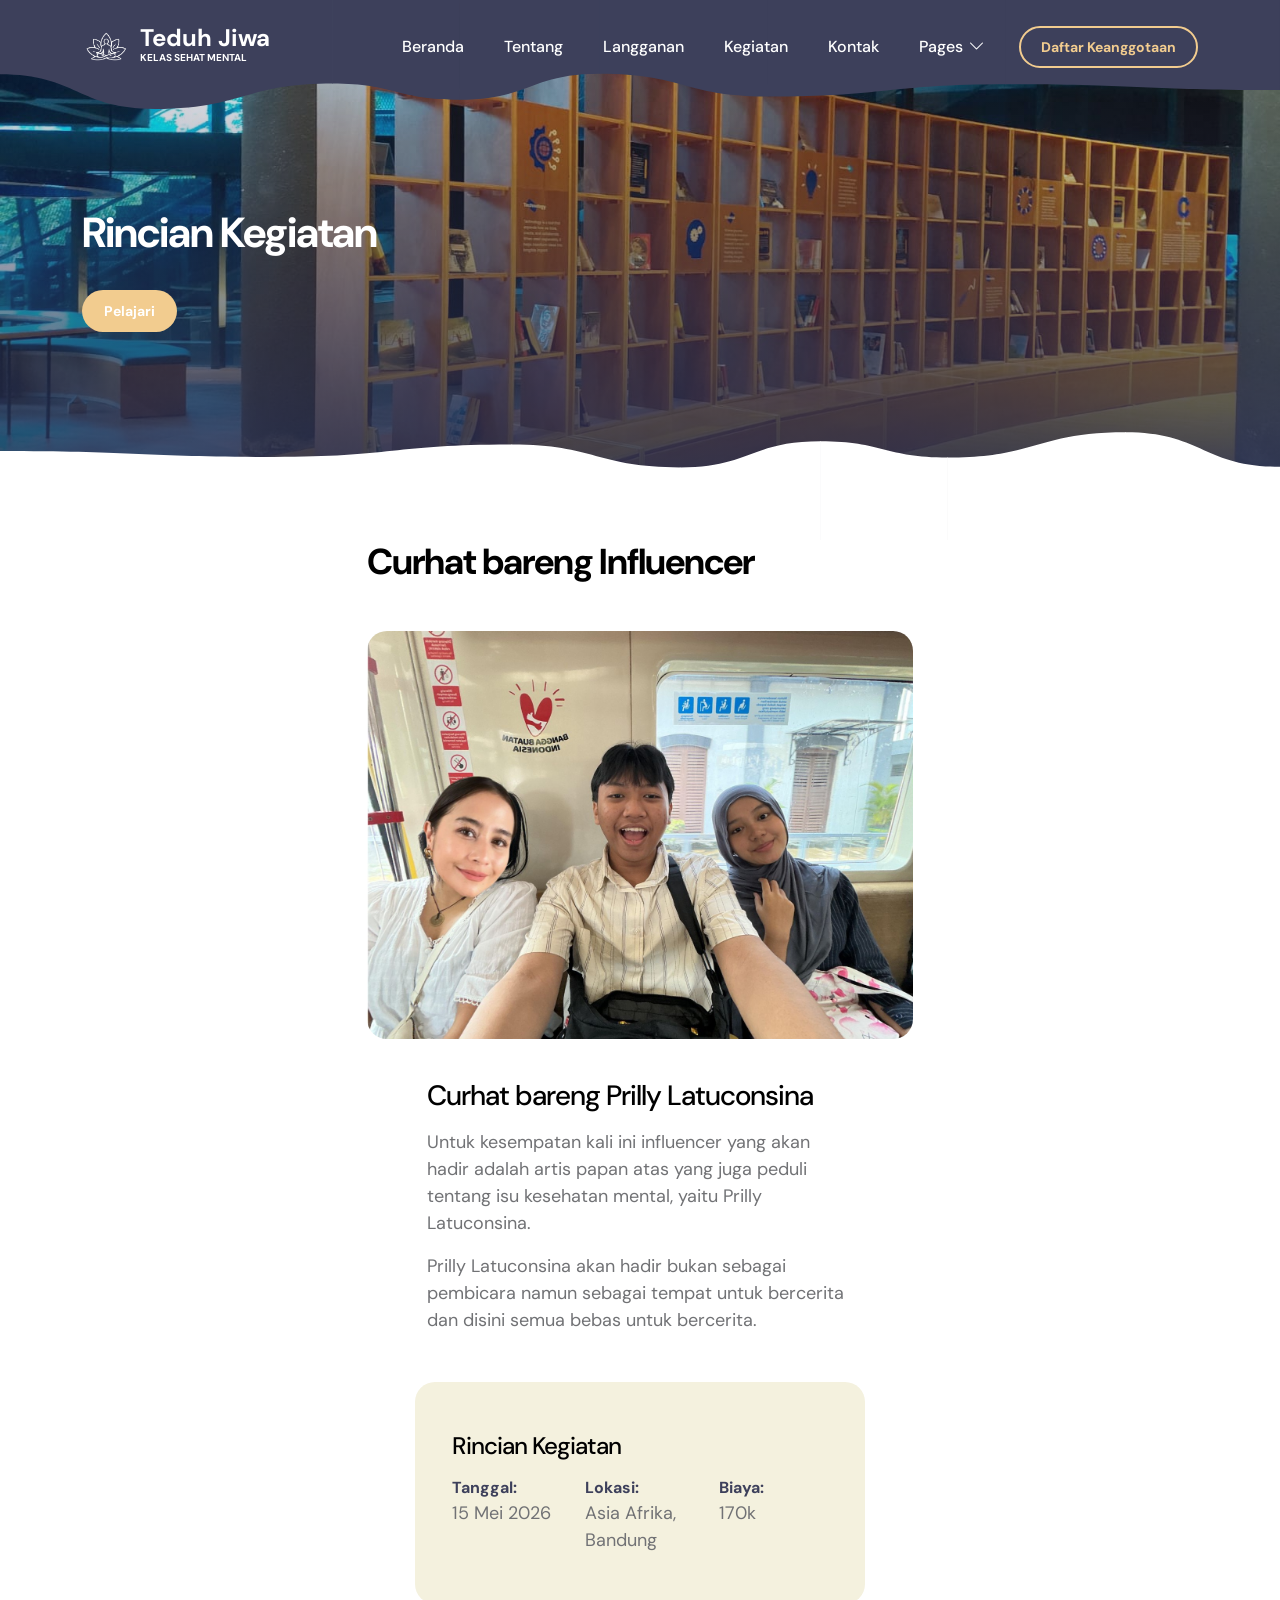
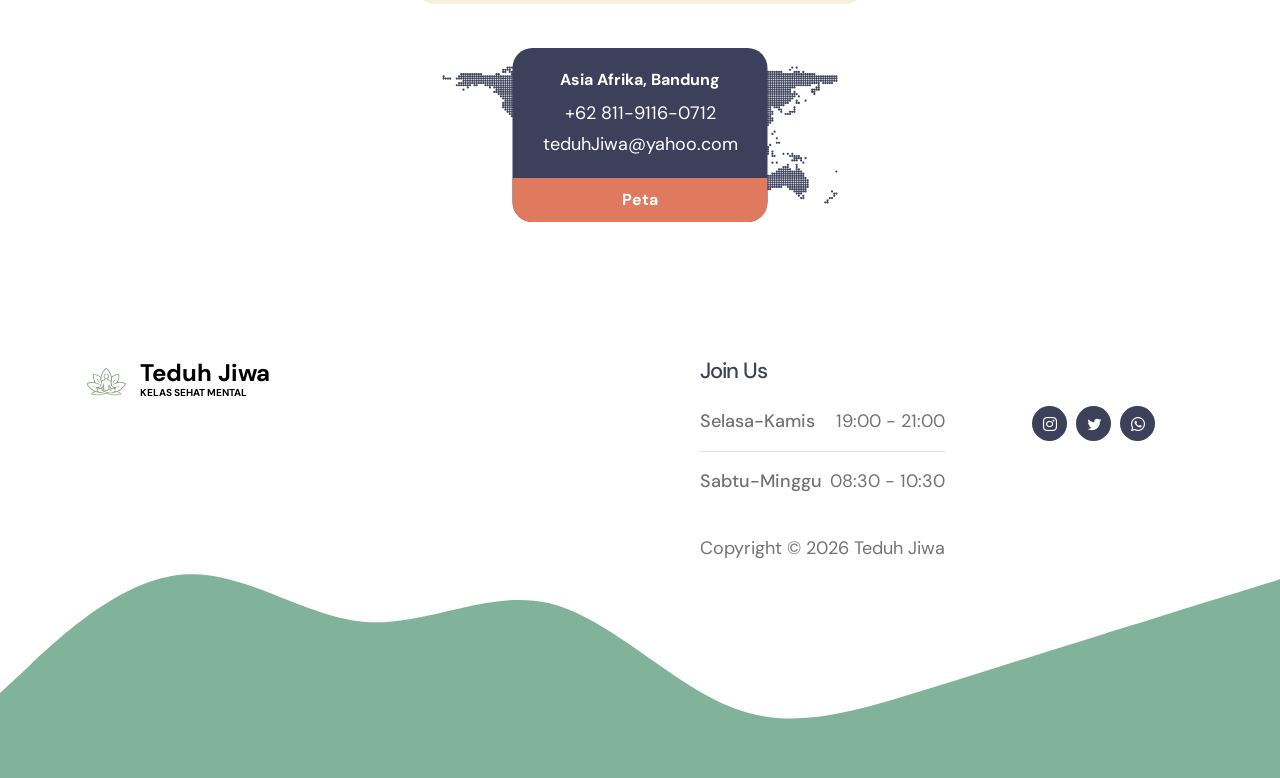
<file: event-detail.html>
<!doctype html>
<html lang="en">
    <head>
        <meta charset="utf-8">
        <meta name="viewport" content="width=device-width, initial-scale=1">

        <meta name="description" content="">
        <meta name="author" content="">

        <title>Teduh Jiwa - Rincian Kegiatan</title>

        <!-- CSS FILES -->                
        <link rel="preconnect" href="https://fonts.googleapis.com">

        <link rel="preconnect" href="https://fonts.gstatic.com" crossorigin>

        <link href="https://fonts.googleapis.com/css2?family=DM+Sans:ital,wght@0,400;0,500;0,700;1,400&display=swap" rel="stylesheet">

        <link href="css/bootstrap.min.css" rel="stylesheet">

        <link href="css/bootstrap-icons.css" rel="stylesheet">

        <link href="css/templatemo-tiya-golf-club.css" rel="stylesheet">
        
<!--

TemplateMo 587 Tiya Golf Club

https://templatemo.com/tm-587-tiya-golf-club

-->
    </head>
    
    <body>

        <main>

            <nav class="navbar navbar-expand-lg">                
                <div class="container">
                    <a class="navbar-brand d-flex align-items-center" href="index.html">
                        <img src="images/logo.png" class="navbar-brand-image img-fluid" alt="Tiya Golf Club">
                        <span class="navbar-brand-text">
                            Teduh Jiwa
                            <small>Kelas Sehat Mental</small>
                        </span>
                    </a>

                    <div class="d-lg-none ms-auto me-3">
                        <a class="btn custom-btn custom-border-btn" data-bs-toggle="offcanvas" href="#offcanvasExample" role="button" aria-controls="offcanvasExample">Member Login</a>
                    </div>
    
                    <button class="navbar-toggler" type="button" data-bs-toggle="collapse" data-bs-target="#navbarNav" aria-controls="navbarNav" aria-expanded="false" aria-label="Toggle navigation">
                        <span class="navbar-toggler-icon"></span>
                    </button>
    
                    <div class="collapse navbar-collapse" id="navbarNav">
                        <ul class="navbar-nav ms-lg-auto">
                            <li class="nav-item">
                                <a class="nav-link" href="index.html#section_1">Beranda</a>
                            </li>
    
                            <li class="nav-item">
                                <a class="nav-link" href="index.html#section_2">Tentang</a>
                            </li>

                            <li class="nav-item">
                                <a class="nav-link" href="index.html#section_3">Langganan</a>
                            </li>

                            <li class="nav-item">
                                <a class="nav-link" href="index.html#section_4">Kegiatan</a>
                            </li>

                            <li class="nav-item">
                                <a class="nav-link" href="index.html#section_5">Kontak</a>
                            </li>

                            <li class="nav-item dropdown">
                                <a class="nav-link dropdown-toggle" href="#" id="navbarLightDropdownMenuLink" role="button" data-bs-toggle="dropdown" aria-expanded="false">Pages</a>

                                <ul class="dropdown-menu dropdown-menu-light" aria-labelledby="navbarLightDropdownMenuLink">
                                    <li><a class="dropdown-item" href="event-listing.html">Rincian Kegiatan</a></li>

                                    <li><a class="dropdown-item active" href="event-detail.html">Rincian Kegiatan</a></li>
                                </ul>
                            </li>
                        </ul>

                        <div class="d-none d-lg-block ms-lg-3">
                            <a class="btn custom-btn custom-border-btn" data-bs-toggle="offcanvas" href="#offcanvasExample" role="button" aria-controls="offcanvasExample">Daftar Keanggotaan</a>
                        </div>
                    </div>
                </div>
            </nav>

            <div class="offcanvas offcanvas-end" data-bs-scroll="true" tabindex="-1" id="offcanvasExample" aria-labelledby="offcanvasExampleLabel">                
                <div class="offcanvas-header">
                    <h5 class="offcanvas-title" id="offcanvasExampleLabel">Daftar Keanggotaan</h5>
                    
                    <button type="button" class="btn-close" data-bs-dismiss="offcanvas" aria-label="Close"></button>
                </div>
                
                <div class="offcanvas-body d-flex flex-column">
                    <form class="custom-form member-login-form" action="#" method="post" role="form">

                        <div class="member-login-form-body">
                            <div class="mb-4">
                                <label class="form-label mb-2" for="member-login-number">No. Keanggotaan</label>

                                <input type="text" name="member-login-number" id="member-login-number" class="form-control" placeholder="11002560" required>
                            </div>

                            <div class="mb-4">
                                <label class="form-label mb-2" for="member-login-password">Kata Sandi</label>

                                <input type="password" name="member-login-password" id="member-login-password" pattern="[0-9a-zA-Z]{4,10}" class="form-control" placeholder="*****" required="">
                            </div>

                            <div class="form-check mb-4">
                                <input class="form-check-input" type="checkbox" value="" id="flexCheckDefault">
                              
                                <label class="form-check-label" for="flexCheckDefault">
                                    Ingatkan Saya
                                </label>
                            </div>

                            <div class="col-lg-5 col-md-7 col-8 mx-auto">
                                <button type="submit" class="form-control">Daftar</button>
                            </div>

                            <div class="text-center my-4">
                                <a href="#">Lupa Kata Sandi?</a>
                            </div>
                        </div>
                    </form>

                    <div class="mt-auto mb-5">
                        <p>
                            <strong class="text-white me-3">Pertanyaan?</strong>

                            <a href="tel: +62 811-9116-0712" class="contact-link">
                            	+62 811-9116-0712
                            </a>
                        </p>
                    </div>
                </div>

                <svg xmlns="http://www.w3.org/2000/svg" viewBox="0 0 1440 320"><path fill="#3D405B" fill-opacity="1" d="M0,224L34.3,192C68.6,160,137,96,206,90.7C274.3,85,343,139,411,144C480,149,549,107,617,122.7C685.7,139,754,213,823,240C891.4,267,960,245,1029,224C1097.1,203,1166,181,1234,160C1302.9,139,1371,117,1406,106.7L1440,96L1440,320L1405.7,320C1371.4,320,1303,320,1234,320C1165.7,320,1097,320,1029,320C960,320,891,320,823,320C754.3,320,686,320,617,320C548.6,320,480,320,411,320C342.9,320,274,320,206,320C137.1,320,69,320,34,320L0,320Z"></path></svg>
            </div>
            

            <section class="hero-section hero-50 d-flex justify-content-center align-items-center" id="section_1">

                <div class="section-overlay"></div>

                <svg viewBox="0 0 1962 178" xmlns="http://www.w3.org/2000/svg" xmlns:xlink="http://www.w3.org/1999/xlink"><path fill="#3D405B" d="M 0 114 C 118.5 114 118.5 167 237 167 L 237 167 L 237 0 L 0 0 Z" stroke-width="0"></path> <path fill="#3D405B" d="M 236 167 C 373 167 373 128 510 128 L 510 128 L 510 0 L 236 0 Z" stroke-width="0"></path> <path fill="#3D405B" d="M 509 128 C 607 128 607 153 705 153 L 705 153 L 705 0 L 509 0 Z" stroke-width="0"></path><path fill="#3D405B" d="M 704 153 C 812 153 812 113 920 113 L 920 113 L 920 0 L 704 0 Z" stroke-width="0"></path><path fill="#3D405B" d="M 919 113 C 1048.5 113 1048.5 148 1178 148 L 1178 148 L 1178 0 L 919 0 Z" stroke-width="0"></path><path fill="#3D405B" d="M 1177 148 C 1359.5 148 1359.5 129 1542 129 L 1542 129 L 1542 0 L 1177 0 Z" stroke-width="0"></path><path fill="#3D405B" d="M 1541 129 C 1751.5 129 1751.5 138 1962 138 L 1962 138 L 1962 0 L 1541 0 Z" stroke-width="0"></path></svg>

                <div class="container">
                    <div class="row">

                        <div class="col-lg-6 col-12">

                            <h1 class="text-white mb-4 pb-2">Rincian Kegiatan</h1>

                            <a href="#section_2" class="btn custom-btn smoothscroll me-3">Pelajari</a>
                        </div>

                    </div>
                </div>

                <svg viewBox="0 0 1962 178" xmlns="http://www.w3.org/2000/svg" xmlns:xlink="http://www.w3.org/1999/xlink"><path fill="#ffffff" d="M 0 114 C 118.5 114 118.5 167 237 167 L 237 167 L 237 0 L 0 0 Z" stroke-width="0"></path> <path fill="#ffffff" d="M 236 167 C 373 167 373 128 510 128 L 510 128 L 510 0 L 236 0 Z" stroke-width="0"></path> <path fill="#ffffff" d="M 509 128 C 607 128 607 153 705 153 L 705 153 L 705 0 L 509 0 Z" stroke-width="0"></path><path fill="#ffffff" d="M 704 153 C 812 153 812 113 920 113 L 920 113 L 920 0 L 704 0 Z" stroke-width="0"></path><path fill="#ffffff" d="M 919 113 C 1048.5 113 1048.5 148 1178 148 L 1178 148 L 1178 0 L 919 0 Z" stroke-width="0"></path><path fill="#ffffff" d="M 1177 148 C 1359.5 148 1359.5 129 1542 129 L 1542 129 L 1542 0 L 1177 0 Z" stroke-width="0"></path><path fill="#ffffff" d="M 1541 129 C 1751.5 129 1751.5 138 1962 138 L 1962 138 L 1962 0 L 1541 0 Z" stroke-width="0"></path></svg>
            </section>


            <section class="events-section events-detail-section section-padding" id="section_2">
                <div class="container">
                    <div class="row">

                        <div class="col-lg-6 col-md-8 col-12 mx-auto">
                            <h2 class="mb-lg-5 mb-4">Curhat bareng Influencer</h2>

                            <div class="custom-block-image-wrap">
                                <img src="images/professional-golf-player.jpg" class="custom-block-image img-fluid" alt="">
                            </div>

                            <div class="custom-block-info">
                                <h3 class="mb-3">Curhat bareng Prilly Latuconsina</h3>

                                <p>Untuk kesempatan kali ini influencer yang akan hadir adalah artis papan atas yang juga peduli tentang isu kesehatan mental, yaitu Prilly Latuconsina.</p>

                            <p>Prilly Latuconsina akan hadir bukan sebagai pembicara namun sebagai tempat untuk bercerita dan disini semua bebas untuk bercerita.</p>

                                <div class="events-detail-info row my-5">
                                    <div class="col-lg-12 col-12">
                                        <h4 class="mb-3">Rincian Kegiatan</h4>
                                    </div>

                                    <div class="col-lg-4 col-12">
                                        <span class="custom-block-span">Tanggal:</span>

                                        <p class="mb-0">15 Mei 2026</p>
                                    </div>

                                    <div class="col-lg-4 col-12 my-3 my-lg-0">
                                        <span class="custom-block-span">Lokasi:</span>

                                        <p class="mb-0">Asia Afrika, Bandung</p>
                                    </div>

                                    <div class="col-lg-4 col-12">
                                        <span class="custom-block-span">Biaya:</span>

                                        <p class="mb-0">170k</p>
                                    </div>
                                </div>

                                <div class="contact-info">
                                    <div class="contact-info-item">
                                        <div class="contact-info-body">
                                            <strong>Asia Afrika, Bandung</strong>

                                            <p class="mt-2 mb-1">
                                                <a href="tel: +62 811-9116-0712" class="contact-link">
                                                    +62 
                                                    811-9116-0712
                                                </a>
                                            </p>
    
                                            <p class="mb-0">
                                                <a href="mailto:teduhJiwa@yahoo.com" class="contact-link">
                                                    teduhJiwa@yahoo.com
                                                </a>
                                            </p>
                                        </div>

                                        <div class="contact-info-footer">
                                            <a href="#">Peta</a>
                                        </div>
                                    </div>

                                    <img src="images/WorldMap.svg" class="img-fluid" alt="">
                                </div>
                            </div>
                        </div>

                    </div>
                </div>
            </section>
        </main>

        <footer class="site-footer">
            <div class="container">
                <div class="row">

                    <div class="col-lg-6 col-12 me-auto mb-5 mb-lg-0">
                        <a class="navbar-brand d-flex align-items-center" href="index.html">
                            <img src="images/logo.png" class="navbar-brand-image img-fluid" alt="">
                            <span class="navbar-brand-text">
                                Teduh Jiwa
                                <small>Kelas Sehat Mental</small>
                            </span>
                        </a>
                    </div>

                    <div class="col-lg-3 col-12">
                        <h5 class="site-footer-title mb-4">Join Us</h5>

                        <p class="d-flex border-bottom pb-3 mb-3 me-lg-3">
                            <span>Selasa-Kamis</span>
                            19:00 - 21:00
                        </p>

                        <p class="d-flex me-lg-3">
                            <span>Sabtu-Minggu</span>
                            08:30 - 10:30
                        </p>
                        <br>
                        <p class="copyright-text">Copyright © 2026 Teduh Jiwa</p>
                    </div>

                        <div class="col-lg-2 col-12 ms-auto">
                            <ul class="social-icon mt-lg-5 mt-3 mb-4">
                                <li class="social-icon-item">
                                    <a href="#" class="social-icon-link bi-instagram"></a>
                                </li>

                                <li class="social-icon-item">
                                    <a href="#" class="social-icon-link bi-twitter"></a>
                                </li>

                                <li class="social-icon-item">
                                    <a href="#" class="social-icon-link bi-whatsapp"></a>
                                </li>
                            </ul>

                        </div>

                </div>
            </div>

            <svg xmlns="http://www.w3.org/2000/svg" viewBox="0 0 1440 320"><path fill="#81B29A" fill-opacity="1" d="M0,224L34.3,192C68.6,160,137,96,206,90.7C274.3,85,343,139,411,144C480,149,549,107,617,122.7C685.7,139,754,213,823,240C891.4,267,960,245,1029,224C1097.1,203,1166,181,1234,160C1302.9,139,1371,117,1406,106.7L1440,96L1440,320L1405.7,320C1371.4,320,1303,320,1234,320C1165.7,320,1097,320,1029,320C960,320,891,320,823,320C754.3,320,686,320,617,320C548.6,320,480,320,411,320C342.9,320,274,320,206,320C137.1,320,69,320,34,320L0,320Z"></path></svg>
        </footer>


        <!-- JAVASCRIPT FILES -->
        <script src="js/jquery.min.js"></script>
        <script src="js/bootstrap.bundle.min.js"></script>
        <script src="js/jquery.sticky.js"></script>
        <script src="js/custom.js"></script>

    </body>
</html>
</file>
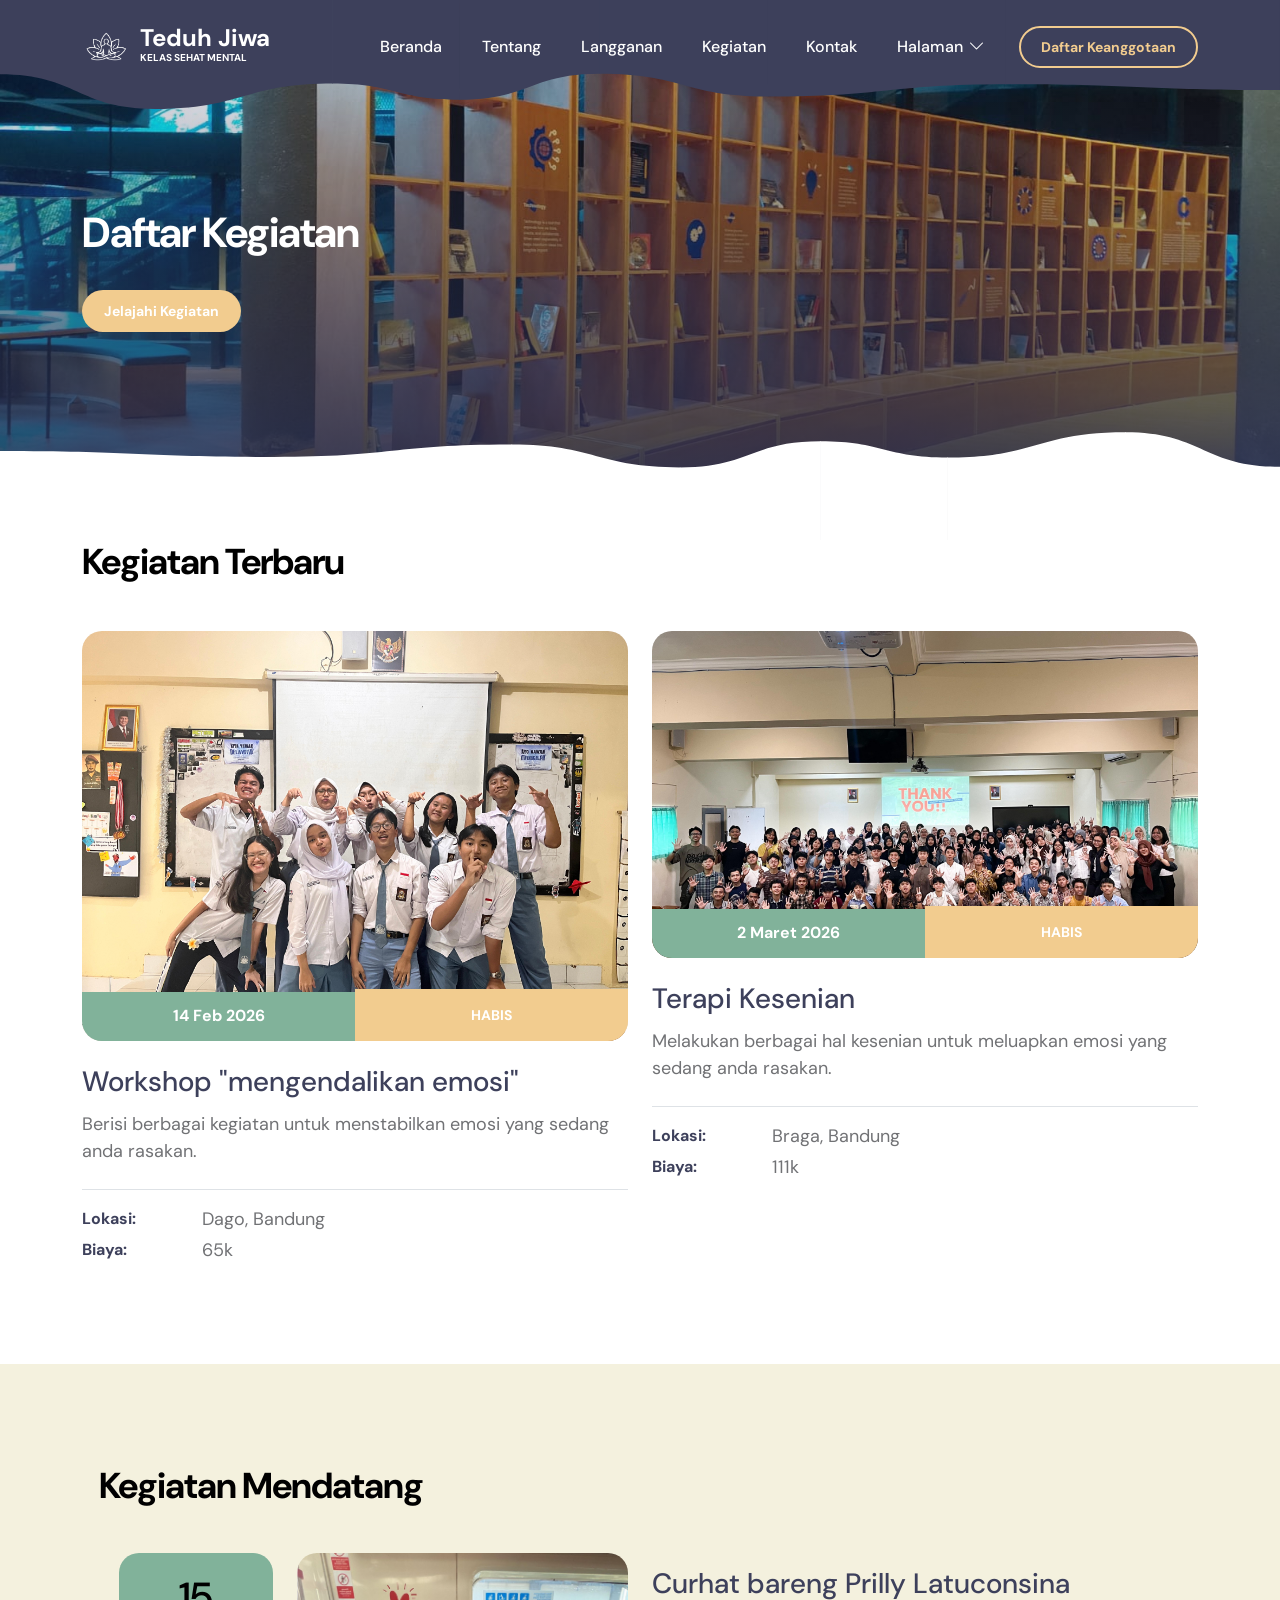
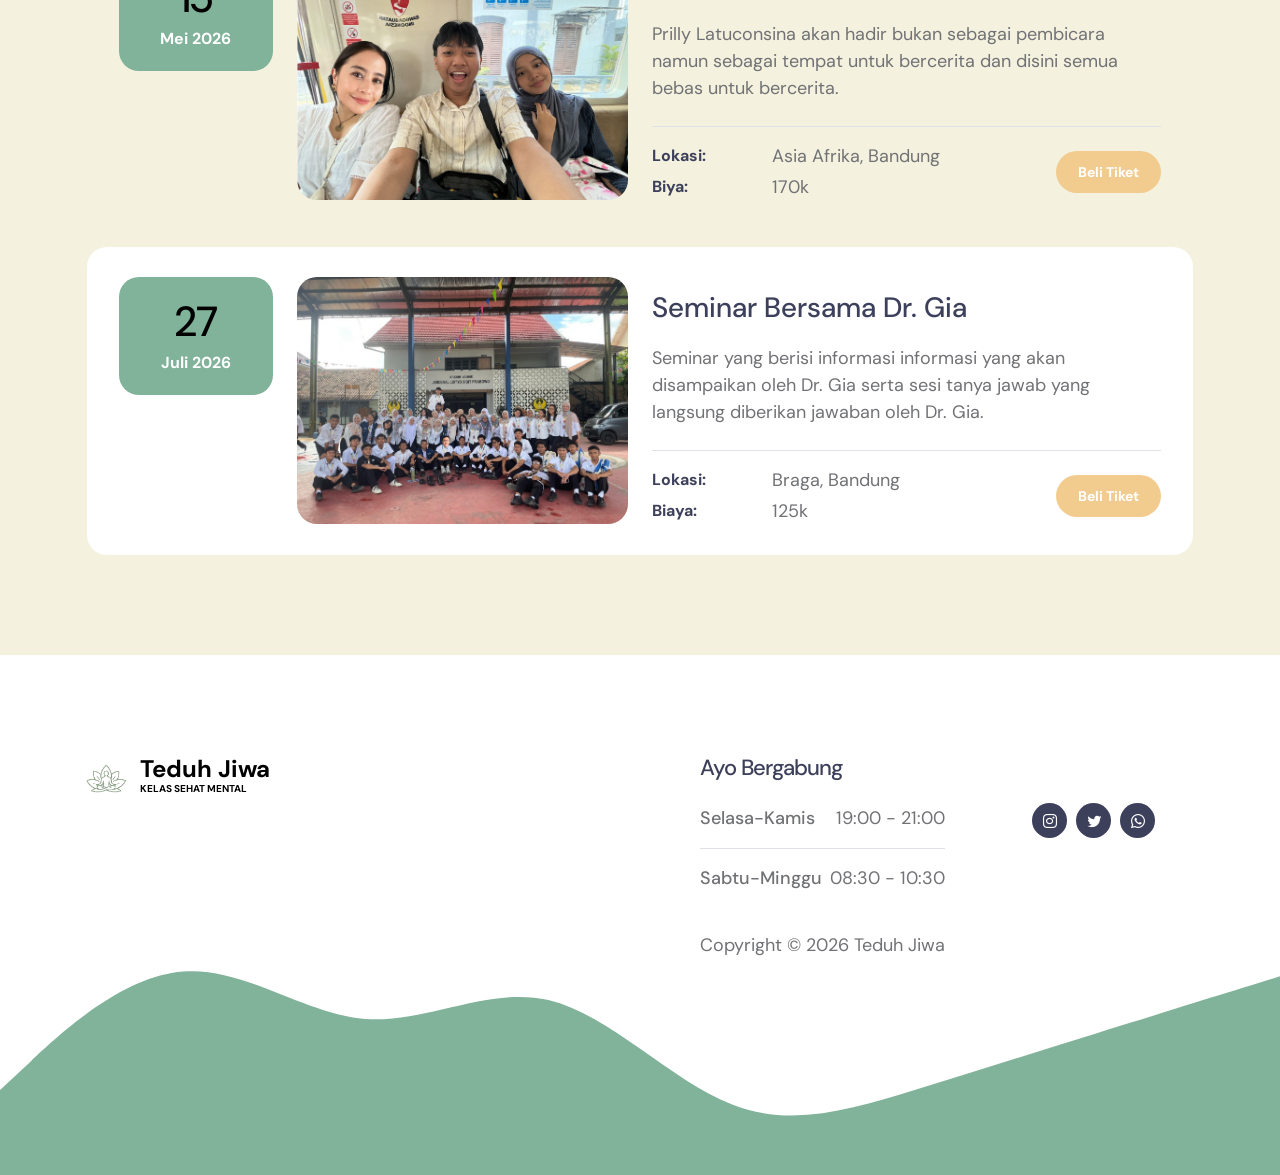
<file: event-listing.html>
<!doctype html>
<html lang="en">
    <head>
        <meta charset="utf-8">
        <meta name="viewport" content="width=device-width, initial-scale=1">

        <meta name="description" content="">
        <meta name="author" content="">

        <title>Teduh Jiwa - Daftar Kegiatan</title>

        <!-- CSS FILES -->                
        <link rel="preconnect" href="https://fonts.googleapis.com">

        <link rel="preconnect" href="https://fonts.gstatic.com" crossorigin>

        <link href="https://fonts.googleapis.com/css2?family=DM+Sans:ital,wght@0,400;0,500;0,700;1,400&display=swap" rel="stylesheet">

        <link href="css/bootstrap.min.css" rel="stylesheet">

        <link href="css/bootstrap-icons.css" rel="stylesheet">

        <link href="css/templatemo-tiya-golf-club.css" rel="stylesheet">
        
<!--

TemplateMo 587 Tiya Golf Club

https://templatemo.com/tm-587-tiya-golf-club

-->
    </head>
    
    <body>

        <main>

            <nav class="navbar navbar-expand-lg">                
                <div class="container">
                    <a class="navbar-brand d-flex align-items-center" href="index.html">
                        <img src="images/logo.png" class="navbar-brand-image img-fluid" alt="Tiya Golf Club">
                        <span class="navbar-brand-text">
                            Teduh Jiwa
                            <small>Kelas Sehat Mental</small>
                        </span>
                    </a>

                    <div class="d-lg-none ms-auto me-3">
                        <a class="btn custom-btn custom-border-btn" data-bs-toggle="offcanvas" href="#offcanvasExample" role="button" aria-controls="offcanvasExample">Daftar Keanggotaan</a>
                    </div>
    
                    <button class="navbar-toggler" type="button" data-bs-toggle="collapse" data-bs-target="#navbarNav" aria-controls="navbarNav" aria-expanded="false" aria-label="Toggle navigation">
                        <span class="navbar-toggler-icon"></span>
                    </button>
    
                    <div class="collapse navbar-collapse" id="navbarNav">
                        <ul class="navbar-nav ms-lg-auto">
                            <li class="nav-item">
                                <a class="nav-link" href="index.html#section_1">Beranda</a>
                            </li>
    
                            <li class="nav-item">
                                <a class="nav-link" href="index.html#section_2">Tentang</a>
                            </li>

                            <li class="nav-item">
                                <a class="nav-link" href="index.html#section_3">Langganan</a>
                            </li>

                            <li class="nav-item">
                                <a class="nav-link" href="index.html#section_4">Kegiatan</a>
                            </li>

                            <li class="nav-item">
                                <a class="nav-link" href="index.html#section_5">Kontak</a>
                            </li>

                            <li class="nav-item dropdown">
                                <a class="nav-link dropdown-toggle" href="#" id="navbarLightDropdownMenuLink" role="button" data-bs-toggle="dropdown" aria-expanded="false">Halaman</a>

                                <ul class="dropdown-menu dropdown-menu-light" aria-labelledby="navbarLightDropdownMenuLink">
                                    <li><a class="dropdown-item active" href="event-listing.html">Daftar Kegiatan</a></li>

                                    <li><a class="dropdown-item" href="event-detail.html">Rincian Kegiatan</a></li>
                                </ul>
                            </li>
                        </ul>

                        <div class="d-none d-lg-block ms-lg-3">
                            <a class="btn custom-btn custom-border-btn" data-bs-toggle="offcanvas" href="#offcanvasExample" role="button" aria-controls="offcanvasExample">Daftar Keanggotaan</a>
                        </div>
                    </div>
                </div>
            </nav>

            <div class="offcanvas offcanvas-end" data-bs-scroll="true" tabindex="-1" id="offcanvasExample" aria-labelledby="offcanvasExampleLabel">                
                <div class="offcanvas-header">
                    <h5 class="offcanvas-title" id="offcanvasExampleLabel">Daftar Keanggotaan</h5>
                    
                    <button type="button" class="btn-close" data-bs-dismiss="offcanvas" aria-label="Close"></button>
                </div>
                
                <div class="offcanvas-body d-flex flex-column">
                    <form class="custom-form member-login-form" action="#" method="post" role="form">

                        <div class="member-login-form-body">
                            <div class="mb-4">
                                <label class="form-label mb-2" for="member-login-number">No. Keanggotaan</label>

                                <input type="text" name="member-login-number" id="member-login-number" class="form-control" placeholder="11002560" required>
                            </div>

                            <div class="mb-4">
                                <label class="form-label mb-2" for="member-login-password">Kata Sandi</label>

                                <input type="password" name="member-login-password" id="member-login-password" pattern="[0-9a-zA-Z]{4,10}" class="form-control" placeholder="*****" required="">
                            </div>

                            <div class="form-check mb-4">
                                <input class="form-check-input" type="checkbox" value="" id="flexCheckDefault">
                              
                                <label class="form-check-label" for="flexCheckDefault">
                                    Ingatkan Saya
                                </label>
                            </div>

                            <div class="col-lg-5 col-md-7 col-8 mx-auto">
                                <button type="submit" class="form-control">Daftar</button>
                            </div>

                            <div class="text-center my-4">
                                <a href="#">Lupa Kata Sandi?</a>
                            </div>
                        </div>
                    </form>

                    <div class="mt-auto mb-5">
                        <p>
                            <strong class="text-white me-3">Pertanyaan?</strong>

                            <a href="tel: +62 811-9116-0712" class="contact-link">
                            	+62 811-9116-0712
                            </a>
                        </p>
                    </div>
                </div>

                <svg xmlns="http://www.w3.org/2000/svg" viewBox="0 0 1440 320"><path fill="#3D405B" fill-opacity="1" d="M0,224L34.3,192C68.6,160,137,96,206,90.7C274.3,85,343,139,411,144C480,149,549,107,617,122.7C685.7,139,754,213,823,240C891.4,267,960,245,1029,224C1097.1,203,1166,181,1234,160C1302.9,139,1371,117,1406,106.7L1440,96L1440,320L1405.7,320C1371.4,320,1303,320,1234,320C1165.7,320,1097,320,1029,320C960,320,891,320,823,320C754.3,320,686,320,617,320C548.6,320,480,320,411,320C342.9,320,274,320,206,320C137.1,320,69,320,34,320L0,320Z"></path></svg>
            </div>
            

            <section class="hero-section hero-50 d-flex justify-content-center align-items-center" id="section_1">

                <div class="section-overlay"></div>

                <svg viewBox="0 0 1962 178" xmlns="http://www.w3.org/2000/svg" xmlns:xlink="http://www.w3.org/1999/xlink"><path fill="#3D405B" d="M 0 114 C 118.5 114 118.5 167 237 167 L 237 167 L 237 0 L 0 0 Z" stroke-width="0"></path> <path fill="#3D405B" d="M 236 167 C 373 167 373 128 510 128 L 510 128 L 510 0 L 236 0 Z" stroke-width="0"></path> <path fill="#3D405B" d="M 509 128 C 607 128 607 153 705 153 L 705 153 L 705 0 L 509 0 Z" stroke-width="0"></path><path fill="#3D405B" d="M 704 153 C 812 153 812 113 920 113 L 920 113 L 920 0 L 704 0 Z" stroke-width="0"></path><path fill="#3D405B" d="M 919 113 C 1048.5 113 1048.5 148 1178 148 L 1178 148 L 1178 0 L 919 0 Z" stroke-width="0"></path><path fill="#3D405B" d="M 1177 148 C 1359.5 148 1359.5 129 1542 129 L 1542 129 L 1542 0 L 1177 0 Z" stroke-width="0"></path><path fill="#3D405B" d="M 1541 129 C 1751.5 129 1751.5 138 1962 138 L 1962 138 L 1962 0 L 1541 0 Z" stroke-width="0"></path></svg>

                <div class="container">
                    <div class="row">

                        <div class="col-lg-6 col-12">

                            <h1 class="text-white mb-4 pb-2">Daftar Kegiatan</h1>

                            <a href="#section_3" class="btn custom-btn smoothscroll me-3">Jelajahi Kegiatan</a>
                        </div>

                    </div>
                </div>

                <svg viewBox="0 0 1962 178" xmlns="http://www.w3.org/2000/svg" xmlns:xlink="http://www.w3.org/1999/xlink"><path fill="#ffffff" d="M 0 114 C 118.5 114 118.5 167 237 167 L 237 167 L 237 0 L 0 0 Z" stroke-width="0"></path> <path fill="#ffffff" d="M 236 167 C 373 167 373 128 510 128 L 510 128 L 510 0 L 236 0 Z" stroke-width="0"></path> <path fill="#ffffff" d="M 509 128 C 607 128 607 153 705 153 L 705 153 L 705 0 L 509 0 Z" stroke-width="0"></path><path fill="#ffffff" d="M 704 153 C 812 153 812 113 920 113 L 920 113 L 920 0 L 704 0 Z" stroke-width="0"></path><path fill="#ffffff" d="M 919 113 C 1048.5 113 1048.5 148 1178 148 L 1178 148 L 1178 0 L 919 0 Z" stroke-width="0"></path><path fill="#ffffff" d="M 1177 148 C 1359.5 148 1359.5 129 1542 129 L 1542 129 L 1542 0 L 1177 0 Z" stroke-width="0"></path><path fill="#ffffff" d="M 1541 129 C 1751.5 129 1751.5 138 1962 138 L 1962 138 L 1962 0 L 1541 0 Z" stroke-width="0"></path></svg>
            </section>


            <section class="events-section section-padding" id="section_2">
                <div class="container">
                    <div class="row">

                        <div class="col-lg-12 col-12">
                            <h2 class="mb-lg-5 mb-4">Kegiatan Terbaru</h2>
                        </div>

                        <div class="col-lg-6 col-12 mb-5 mb-lg-0">
                            <div class="custom-block-image-wrap">
                                <a href="event-detail.html">
                                    <img src="images/anna-rosar-ew-olGvgCCs-unsplash.jpg" class="custom-block-image img-fluid" alt="">

                                    <i class="custom-block-icon bi-link"></i>
                                </a>

                                <div class="custom-block-date-wrap">
                                    <strong class="text-white">14 Feb 2026</strong>
                                </div>

                                <div class="custom-btn-wrap">
                                    <a href="event-detail.html" class="btn custom-btn">HABIS</a>
                                </div>
                            </div>

                            <div class="custom-block-info">
                                <a href="event-detail.html" class="events-title mb-2">Workshop "mengendalikan emosi"</a>

                                <p class="mb-0">Berisi berbagai kegiatan untuk menstabilkan emosi yang sedang anda rasakan.</p>


                                <div class="border-top mt-4 pt-3">
                                    <div class="d-flex flex-wrap align-items-center mb-1">
                                        <span class="custom-block-span">Lokasi:</span>

                                        <p class="mb-0">Dago, Bandung</p>
                                    </div>

                                    <div class="d-flex flex-wrap align-items-center">
                                        <span class="custom-block-span">Biaya:</span>

                                        <p class="mb-0">65k</p>
                                    </div>
                                </div>
                            </div>
                        </div>

                        <div class="col-lg-6 col-12">
                            <div class="custom-block-image-wrap">
                                <a href="event-detail.html">
                                    <img src="images/frederik-rosar-NDSZcCfnsbY-unsplash.jpg" class="custom-block-image img-fluid" alt="">

                                    <i class="custom-block-icon bi-link"></i>
                                </a>

                                <div class="custom-block-date-wrap">
                                    <strong class="text-white">2 Maret 2026</strong>
                                </div>

                                <div class="custom-btn-wrap">
                                    <a href="event-detail.html" class="btn custom-btn">HABIS</a>
                                </div>
                            </div>

                            <div class="custom-block-info">
                                <a href="event-detail.html" class="events-title mb-2">Terapi Kesenian</a>

                                <p class="mb-0">Melakukan berbagai hal kesenian untuk meluapkan emosi yang sedang anda rasakan.</p>


                                <div class="border-top mt-4 pt-3">
                                    <div class="d-flex flex-wrap align-items-center mb-1">
                                        <span class="custom-block-span">Lokasi:</span>

                                        <p class="mb-0">Braga, Bandung</p>
                                    </div>

                                    <div class="d-flex flex-wrap align-items-center">
                                        <span class="custom-block-span">Biaya:</span>

                                        <p class="mb-0">111k</p>
                                    </div>
                                </div>
                            </div>
                        </div>

                    </div>
                </div>
            </section>


            <section class="events-section events-listing-section section-bg section-padding" id="section_3">
                <div class="container">
                    <div class="row">

                        <div class="col-lg-12 col-12">
                            <h2 class="mb-3">Kegiatan Mendatang</h2>
                        </div>

                        <div class="row custom-block mb-3">
                            <div class="col-lg-2 col-md-4 col-12 order-2 order-md-0 order-lg-0">
                                <div class="custom-block-date-wrap d-flex d-lg-block d-md-block align-items-center mt-3 mt-lg-0 mt-md-0">
                                    <h6 class="custom-block-date mb-lg-1 mb-0 me-3 me-lg-0 me-md-0">15</h6>
                                    
                                    <strong class="text-white">Mei 2026</strong>
                                </div>
                            </div>

                            <div class="col-lg-4 col-md-8 col-12 order-1 order-lg-0">
                                <div class="custom-block-image-wrap">
                                    <a href="event-detail.html">
                                        <img src="images/professional-golf-player.jpg" class="custom-block-image img-fluid" alt="">

                                        <i class="custom-block-icon bi-link"></i>
                                    </a>
                                </div>
                            </div>

                            <div class="col-lg-6 col-12 order-3 order-lg-0">
                                <div class="custom-block-info mt-2 mt-lg-0">
                                    <a href="event-detail.html" class="events-title mb-3">Curhat bareng Prilly Latuconsina</a>

                                    <p class="mb-0">Prilly Latuconsina akan hadir bukan sebagai pembicara namun sebagai tempat untuk bercerita dan disini semua bebas untuk bercerita.</p>

                                    <div class="d-flex flex-wrap border-top mt-4 pt-3">

                                        <div class="mb-4 mb-lg-0">
                                            <div class="d-flex flex-wrap align-items-center mb-1">
                                                <span class="custom-block-span">Lokasi:</span>

                                                <p class="mb-0">Asia Afrika, Bandung</p>
                                            </div>

                                            <div class="d-flex flex-wrap align-items-center">
                                                <span class="custom-block-span">Biya:</span>

                                                <p class="mb-0">170k</p>
                                            </div>
                                        </div>

                                        <div class="d-flex align-items-center ms-lg-auto">
                                            <a href="event-detail.html" class="btn custom-btn">Beli Tiket</a>
                                        </div>
                                    </div>
                                </div>
                            </div>
                        </div>

                        <div class="row custom-block custom-block-bg">
                            <div class="col-lg-2 col-md-4 col-12 order-2 order-md-0 order-lg-0">
                                <div class="custom-block-date-wrap d-flex d-lg-block d-md-block align-items-center mt-3 mt-lg-0 mt-md-0">
                                    <h6 class="custom-block-date mb-lg-1 mb-0 me-3 me-lg-0 me-md-0">27</h6>
                                    
                                    <strong class="text-white">Juli 2026</strong>
                                </div>
                            </div>

                            <div class="col-lg-4 col-md-8 col-12 order-1 order-lg-0">
                                <div class="custom-block-image-wrap">
                                    <a href="event-detail.html">
                                        <img src="images/girl-taking-selfie-with-friends-golf-field.jpg" class="custom-block-image img-fluid" alt="">

                                        <i class="custom-block-icon bi-link"></i>
                                    </a>
                                </div>
                            </div>

                            <div class="col-lg-6 col-12 order-3 order-lg-0">
                                <div class="custom-block-info mt-2 mt-lg-0">
                                    <a href="event-detail.html" class="events-title mb-3">Seminar Bersama Dr. Gia</a>

                                    <p class="mb-0">Seminar yang berisi informasi informasi yang akan disampaikan oleh Dr. Gia serta sesi tanya jawab yang langsung diberikan jawaban oleh Dr. Gia. </p>

                                    <div class="d-flex flex-wrap border-top mt-4 pt-3">

                                        <div class="mb-4 mb-lg-0">
                                            <div class="d-flex flex-wrap align-items-center mb-1">
                                                <span class="custom-block-span">Lokasi:</span>

                                                <p class="mb-0">Braga, Bandung</p>
                                            </div>

                                            <div class="d-flex flex-wrap align-items-center">
                                                <span class="custom-block-span">Biaya:</span>

                                                <p class="mb-0">125k</p>
                                            </div>
                                        </div>

                                        <div class="d-flex align-items-center ms-lg-auto">
                                            <a href="event-detail.html" class="btn custom-btn">Beli Tiket</a>
                                        </div>
                                    </div>
                                </div>
                            </div>
                        </div>

                    </div>
                </div>
            </section>
        </main>

        <footer class="site-footer">
            <div class="container">
                <div class="row">

                    <div class="col-lg-6 col-12 me-auto mb-5 mb-lg-0">
                        <a class="navbar-brand d-flex align-items-center" href="index.html">
                            <img src="images/logo.png" class="navbar-brand-image img-fluid" alt="">
                            <span class="navbar-brand-text">
                                Teduh Jiwa
                                <small>Kelas Sehat Mental</small>
                            </span>
                        </a>
                    </div>

                    <div class="col-lg-3 col-12">
                        <h5 class="site-footer-title mb-4">Ayo Bergabung</h5>

                        <p class="d-flex border-bottom pb-3 mb-3 me-lg-3">
                            <span>Selasa-Kamis</span>
                            19:00 - 21:00
                        </p>

                        <p class="d-flex me-lg-3">
                            <span>Sabtu-Minggu</span>
                            08:30 - 10:30
                        </p>
                        <br>
                        <p class="copyright-text">Copyright © 2026 Teduh Jiwa</p>
                    </div>

                        <div class="col-lg-2 col-12 ms-auto">
                            <ul class="social-icon mt-lg-5 mt-3 mb-4">
                                <li class="social-icon-item">
                                    <a href="#" class="social-icon-link bi-instagram"></a>
                                </li>

                                <li class="social-icon-item">
                                    <a href="#" class="social-icon-link bi-twitter"></a>
                                </li>

                                <li class="social-icon-item">
                                    <a href="#" class="social-icon-link bi-whatsapp"></a>
                                </li>
                            </ul>

                        </div>

                </div>
            </div>

            <svg xmlns="http://www.w3.org/2000/svg" viewBox="0 0 1440 320"><path fill="#81B29A" fill-opacity="1" d="M0,224L34.3,192C68.6,160,137,96,206,90.7C274.3,85,343,139,411,144C480,149,549,107,617,122.7C685.7,139,754,213,823,240C891.4,267,960,245,1029,224C1097.1,203,1166,181,1234,160C1302.9,139,1371,117,1406,106.7L1440,96L1440,320L1405.7,320C1371.4,320,1303,320,1234,320C1165.7,320,1097,320,1029,320C960,320,891,320,823,320C754.3,320,686,320,617,320C548.6,320,480,320,411,320C342.9,320,274,320,206,320C137.1,320,69,320,34,320L0,320Z"></path></svg>
        </footer>


        <!-- JAVASCRIPT FILES -->
        <script src="js/jquery.min.js"></script>
        <script src="js/bootstrap.bundle.min.js"></script>
        <script src="js/jquery.sticky.js"></script>
        <script src="js/custom.js"></script>

    </body>
</html>
</file>
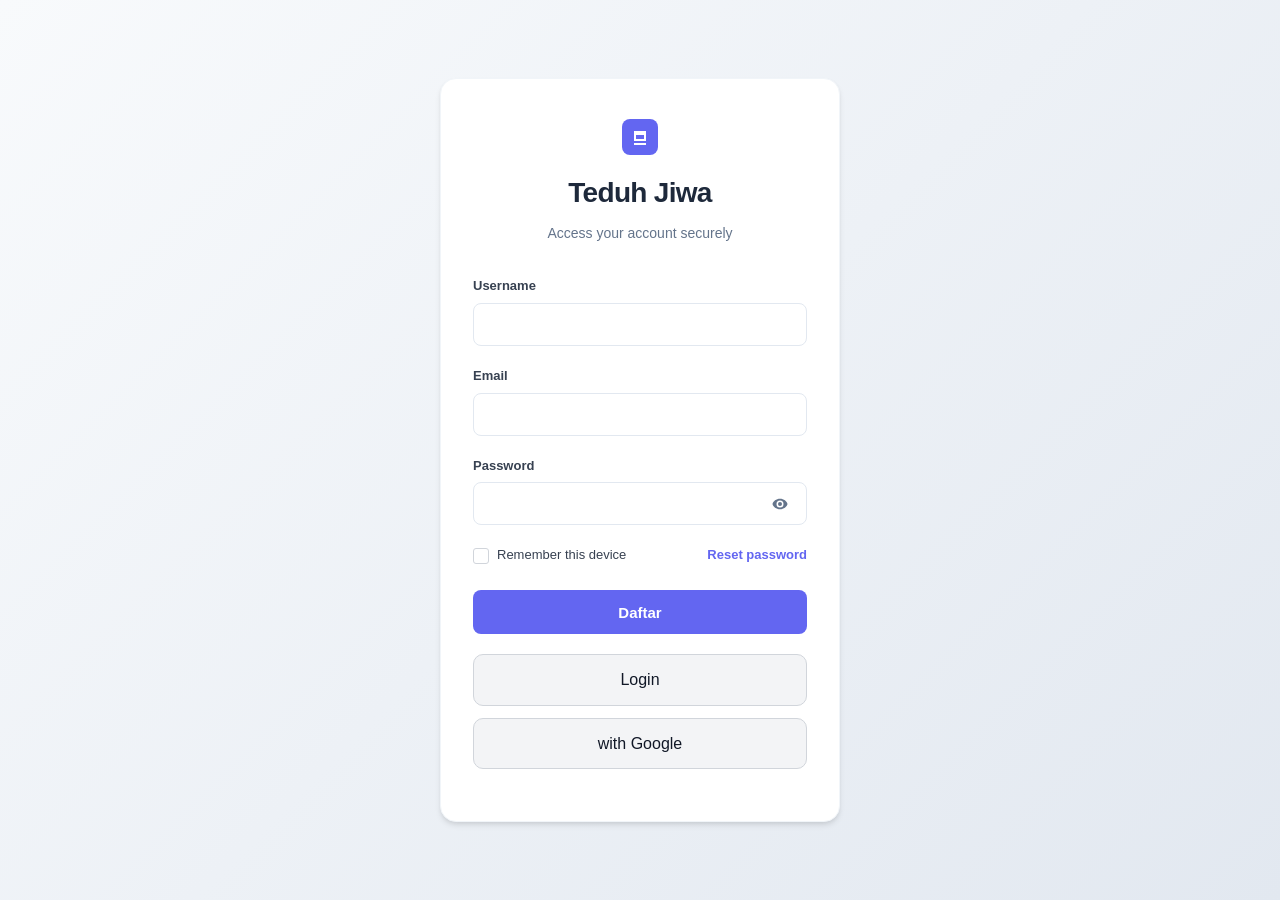
<file: login/register.html>
<!DOCTYPE html>
<html lang="en">
<head>
    <meta charset="UTF-8">
    <meta name="viewport" content="width=device-width, initial-scale=1.0">
    <title>Register Teduh Jiwa</title>
    <link rel="stylesheet" href="style.css">
</head>
<body>
    <div class="login-container">
        <div class="login-card">
            <div class="login-header">
                <div class="logo">
                    <svg width="36" height="36" viewBox="0 0 36 36" fill="none">
                        <rect width="36" height="36" rx="8" fill="#6366F1"/>
                        <path d="M12 14h12v8H12v-8zm2 2v4h8v-4h-8zm-2-4h12v2H12v-2zm0 12h12v2H12v-2z" fill="white"/>
                    </svg>
                </div>
                <h1>Teduh Jiwa</h1>
                <p>Access your account securely</p>
            </div>
            
           <form id="registerForm" action="index.html" method="get">

                <div class="form-group">
                    <label for="username">Username</label>
                    <input type="text" id="username" name="username" required autocomplete="username">
                    <span class="error-message" id="usernameError"></span>
                </div>

                <div class="form-group">
                    <label for="email">Email</label>
                    <input type="email" id="email" name="email" required autocomplete="email">
                    <span class="error-message" id="emailError"></span>
                </div>

                
                <div class="form-group">
                    <label for="password">Password</label>
                    <div class="password-wrapper">
                        <input type="password" id="password" name="password" required autocomplete="current-password">
                        <button type="button" class="password-toggle" id="passwordToggle" aria-label="Toggle password visibility">
                            <svg class="eye-open" width="18" height="18" viewBox="0 0 18 18" fill="none">
                                <path d="M9 3.75C5.25 3.75 2.04 6.24 1.5 9c.54 2.76 3.75 5.25 7.5 5.25s6.96-2.49 7.5-5.25c-.54-2.76-3.75-5.25-7.5-5.25zm0 8.75a3.5 3.5 0 110-7 3.5 3.5 0 010 7zm0-5.5a2 2 0 100 4 2 2 0 000-4z" fill="currentColor"/>
                            </svg>
                            <svg class="eye-closed" width="18" height="18" viewBox="0 0 18 18" fill="none">
                                <path d="M2.25 2.25l13.5 13.5m-4.125-4.125a3 3 0 01-4.243-4.243m4.243 4.243L9 9m2.625 2.625L15 15M9 5.25c1.83 0 3.51.63 4.84 1.68M3.16 6.93A10.97 10.97 0 019 5.25" stroke="currentColor" stroke-width="1.5" stroke-linecap="round" stroke-linejoin="round"/>
                            </svg>
                        </button>
                    </div>
                    <span class="error-message" id="passwordError"></span>
                </div>

                <div class="form-options">
                    <label class="checkbox-wrapper">
                        <input type="checkbox" id="remember" name="remember">
                        <span class="checkmark"></span>
                        Remember this device
                    </label>
                    <a href="#" class="forgot-link">Reset password</a>
                </div>

                <button type="submit" class="login-btn">
                    <span class="btn-text">Daftar</span>
                    <div class="btn-loader">
                        <div class="spinner"></div>
                    </div>
                </button>
               <div class="social-buttons">
    <a href="index.html" class="social-btn">Login</a>
    <a href="#" class="social-btn">with Google</a>
</div>
                <p id="message"></p>
            </form>

   
    <script src="js/register (2).js" defer></script>
</body>
</html>
</file>
<file: css/templatemo-tiya-golf-club.css>
/*

TemplateMo 587 Tiya Golf Club

https://templatemo.com/tm-587-tiya-golf-club

*/


/*---------------------------------------
  CUSTOM PROPERTIES ( VARIABLES )             
-----------------------------------------*/
:root {
  --white-color:                  #ffffff;
  --primary-color:                #81B29A;
  --secondary-color:              #3D405B;
  --section-bg-color:             #F4F1DE;
  --custom-btn-bg-color:          #F2CC8F;
  --custom-btn-bg-hover-color:    #E07A5F;
  --dark-color:                   #000000;
  --p-color:                      #717275;
  --link-hover-color:             #F2CC8F;

  --body-font-family:             'DM Sans', sans-serif;

  --h1-font-size:                 42px;
  --h2-font-size:                 36px;
  --h3-font-size:                 28px;
  --h4-font-size:                 24px;
  --h5-font-size:                 22px;
  --h6-font-size:                 20px;
  --p-font-size:                  18px;
  --menu-font-size:               16px;
  --btn-font-size:                14px;

  --border-radius-large:          100px;
  --border-radius-medium:         20px;
  --border-radius-small:          10px;

  --font-weight-normal:           400;
  --font-weight-medium:           500;
  --font-weight-bold:             700;
}

body {
  background-color: var(--white-color);
  font-family: var(--body-font-family); 
}


/*---------------------------------------
  TYPOGRAPHY               
-----------------------------------------*/

h2,
h3,
h4,
h5,
h6 {
  color: var(--dark-color);
}

h1,
h2,
h3,
h4,
h5,
h6 {
  font-weight: var(--font-weight-medium);
  letter-spacing: -1px;
}

h1 {
  font-size: var(--h1-font-size);
  font-weight: var(--font-weight-bold);
}

h2 {
  font-size: var(--h2-font-size);
  font-weight: var(--font-weight-bold);
}

h3 {
  font-size: var(--h3-font-size);
}

h4 {
  font-size: var(--h4-font-size);
}

h5 {
  font-size: var(--h5-font-size);
}

h6 {
  font-size: var(--h6-font-size);
}

p {
  color: var(--p-color);
  font-size: var(--p-font-size);
  font-weight: var(--font-weight-normal);
}

ul li {
  color: var(--p-color);
  font-size: var(--p-font-size);
  font-weight: var(--font-weight-normal);
}

a, 
button {
  touch-action: manipulation;
  transition: all 0.3s;
}

a {
  display: inline-block;
  color: var(--secondary-color);
  text-decoration: none;
}

a:hover {
  color: var(--link-hover-color);
}

b,
strong {
  font-weight: var(--font-weight-bold);
}


/*---------------------------------------
  SECTION               
-----------------------------------------*/
.section-bg {
  background-color: var(--section-bg-color);
}

.section-padding {
  padding-top: 100px;
  padding-bottom: 100px;
}

.section-overlay {
  content: "";
  background: rgba(0, 0, 0, 0) linear-gradient(rgba(39, 48, 83, 0.01) 0%, rgb(39, 48, 83) 100%) repeat scroll 0% 0%;
  position: absolute;
  top: 0;
  right: 0;
  bottom: 0;
  left: 0;
}

::selection {
  background-color: var(--primary-color);
  color: var(--white-color);
}


/*---------------------------------------
  ANIMATED HEADLINE               
-----------------------------------------*/
.cd-words-wrapper {
  display: inline-block;
  position: relative;
  text-align: left;
}

.cd-words-wrapper b {
  color: var(--link-hover-color);
  display: inline-block;
  position: absolute;
  white-space: nowrap;
  left: 0;
  top: 0;
}

.cd-words-wrapper b.is-visible {
  position: relative;
}

.no-js .cd-words-wrapper b {
  opacity: 0;
}

.no-js .cd-words-wrapper b.is-visible {
  opacity: 1;
}

.cd-headline.rotate-1 .cd-words-wrapper {
  -webkit-perspective: 300px;
  -moz-perspective: 300px;
  perspective: 300px;
}
.cd-headline.rotate-1 b {
  opacity: 0;
  -webkit-transform-origin: 50% 100%;
  -moz-transform-origin: 50% 100%;
  -ms-transform-origin: 50% 100%;
  -o-transform-origin: 50% 100%;
  transform-origin: 50% 100%;
  -webkit-transform: rotateX(180deg);
  -moz-transform: rotateX(180deg);
  -ms-transform: rotateX(180deg);
  -o-transform: rotateX(180deg);
  transform: rotateX(180deg);
}
.cd-headline.rotate-1 b.is-visible {
  opacity: 1;
  -webkit-transform: rotateX(0deg);
  -moz-transform: rotateX(0deg);
  -ms-transform: rotateX(0deg);
  -o-transform: rotateX(0deg);
  transform: rotateX(0deg);
  -webkit-animation: cd-rotate-1-in 1.2s;
  -moz-animation: cd-rotate-1-in 1.2s;
  animation: cd-rotate-1-in 1.2s;
}
.cd-headline.rotate-1 b.is-hidden {
  -webkit-transform: rotateX(180deg);
  -moz-transform: rotateX(180deg);
  -ms-transform: rotateX(180deg);
  -o-transform: rotateX(180deg);
  transform: rotateX(180deg);
  -webkit-animation: cd-rotate-1-out 1.2s;
  -moz-animation: cd-rotate-1-out 1.2s;
  animation: cd-rotate-1-out 1.2s;
}

@-webkit-keyframes cd-rotate-1-in {
  0% {
    -webkit-transform: rotateX(180deg);
    opacity: 0;
  }
  35% {
    -webkit-transform: rotateX(120deg);
    opacity: 0;
  }
  65% {
    opacity: 0;
  }
  100% {
    -webkit-transform: rotateX(360deg);
    opacity: 1;
  }
}
@-moz-keyframes cd-rotate-1-in {
  0% {
    -moz-transform: rotateX(180deg);
    opacity: 0;
  }
  35% {
    -moz-transform: rotateX(120deg);
    opacity: 0;
  }
  65% {
    opacity: 0;
  }
  100% {
    -moz-transform: rotateX(360deg);
    opacity: 1;
  }
}
@keyframes cd-rotate-1-in {
  0% {
    -webkit-transform: rotateX(180deg);
    -moz-transform: rotateX(180deg);
    -ms-transform: rotateX(180deg);
    -o-transform: rotateX(180deg);
    transform: rotateX(180deg);
    opacity: 0;
  }
  35% {
    -webkit-transform: rotateX(120deg);
    -moz-transform: rotateX(120deg);
    -ms-transform: rotateX(120deg);
    -o-transform: rotateX(120deg);
    transform: rotateX(120deg);
    opacity: 0;
  }
  65% {
    opacity: 0;
  }
  100% {
    -webkit-transform: rotateX(360deg);
    -moz-transform: rotateX(360deg);
    -ms-transform: rotateX(360deg);
    -o-transform: rotateX(360deg);
    transform: rotateX(360deg);
    opacity: 1;
  }
}
@-webkit-keyframes cd-rotate-1-out {
  0% {
    -webkit-transform: rotateX(0deg);
    opacity: 1;
  }
  35% {
    -webkit-transform: rotateX(-40deg);
    opacity: 1;
  }
  65% {
    opacity: 0;
  }
  100% {
    -webkit-transform: rotateX(180deg);
    opacity: 0;
  }
}
@-moz-keyframes cd-rotate-1-out {
  0% {
    -moz-transform: rotateX(0deg);
    opacity: 1;
  }
  35% {
    -moz-transform: rotateX(-40deg);
    opacity: 1;
  }
  65% {
    opacity: 0;
  }
  100% {
    -moz-transform: rotateX(180deg);
    opacity: 0;
  }
}
@keyframes cd-rotate-1-out {
  0% {
    -webkit-transform: rotateX(0deg);
    -moz-transform: rotateX(0deg);
    -ms-transform: rotateX(0deg);
    -o-transform: rotateX(0deg);
    transform: rotateX(0deg);
    opacity: 1;
  }
  35% {
    -webkit-transform: rotateX(-40deg);
    -moz-transform: rotateX(-40deg);
    -ms-transform: rotateX(-40deg);
    -o-transform: rotateX(-40deg);
    transform: rotateX(-40deg);
    opacity: 1;
  }
  65% {
    opacity: 0;
  }
  100% {
    -webkit-transform: rotateX(180deg);
    -moz-transform: rotateX(180deg);
    -ms-transform: rotateX(180deg);
    -o-transform: rotateX(180deg);
    transform: rotateX(180deg);
    opacity: 0;
  }
}


/*---------------------------------------
  CUSTOM BUTTON               
-----------------------------------------*/
.custom-btn {
  background: var(--custom-btn-bg-color);
  border: 2px solid transparent;
  border-radius: var(--border-radius-large);
  color: var(--white-color);
  font-size: var(--btn-font-size);
  font-weight: var(--font-weight-bold);
  line-height: normal;
  transition: all 0.3s;
  padding: 10px 20px;
}

.custom-btn:hover {
  background: var(--custom-btn-bg-hover-color);
  color: var(--white-color);
}

.custom-border-btn {
  background: transparent;
  border: 2px solid var(--custom-btn-bg-color);
  color: var(--custom-btn-bg-color);
}

.custom-border-btn:hover {
  background: var(--custom-btn-bg-color);
  border-color: transparent;
  color: var(--white-color);
}

.custom-btn-bg-white {
  border-color: var(--white-color);
  color: var(--white-color);
}

.custom-btn-group .link {
  color: var(--white-color);
  font-weight: var(--font-weight-medium);
}

.custom-btn-group .link:hover {
  color: var(--link-hover-color);
}


/*---------------------------------------
  NAVIGATION BAR & OFFCANVAS              
-----------------------------------------*/
.offcanvas {
  background-color: var(--primary-color);
  padding: 30px;
}

.offcanvas.offcanvas-end {
  border-left: 0;
}

.offcanvas-header .btn-close {
  transition: all 0.3s;
}

.offcanvas-header .btn-close:hover {
  transform: rotate(180deg);
}

.offcanvas svg {
  position: absolute;
  bottom: 0;
  right: 0;
  left: 0;
}

.sticky-wrapper {
  position: absolute;
  top: 0;
  right: 0;
  left: 0;
}

.sticky-wrapper.is-sticky .navbar {
  background-color: rgb(61 64 91);
}

.navbar {
  background: transparent;
  z-index: 99;
  padding-top: 15px;
  padding-bottom: 15px;
}

.navbar-brand,
.navbar-brand:hover {
  font-size: var(--h4-font-size);
  font-weight: var(--font-weight-bold);
  display: block;
  color: var(--dark-color);
  max-width: 48px;
}

.navbar .navbar-brand,
.navbar .navbar-brand:hover {
  color: var(--white-color);
}

.navbar .navbar-brand-image {
  filter: brightness(0) invert(1);
}

.navbar-brand-image {
  width: 48px;
  height: 48px;
}

.navbar-brand-text {
  line-height: normal;
  margin-left: 10px;
  position: relative;
  bottom: 5px;
}

.navbar-brand-text small {
  display: block;
  font-size: 10px;
  line-height: 1;
  text-transform: uppercase;
}

.navbar-expand-lg .navbar-nav .nav-link {
  border-radius: var(--border-radius-large);
  margin: 10px;
  padding: 10px;
}

.navbar-nav .nav-link {
  display: inline-block;
  color: var(--white-color);
  font-size: var(--menu-font-size);
  font-weight: var(--font-weight-medium);
  padding-top: 15px;
  padding-bottom: 15px;
}

.navbar-nav .nav-link.active, 
.navbar-nav .nav-link:hover {
  color: var(--link-hover-color);
}

.navbar .dropdown-menu {
  background: var(--white-color);
  box-shadow: 0 1rem 3rem rgba(0,0,0,.175);
  border: 0;
  display: inherit;
  opacity: 0;
  min-width: 9rem;
  margin-top: 20px;
  padding: 13px 0 10px 0;
  transition: all 0.3s;
  pointer-events: none;
}

.navbar .dropdown-menu::before {
  content: "";
  width: 0;
  height: 0;
  border-left: 20px solid transparent;
  border-right: 20px solid transparent;
  border-bottom: 15px solid var(--white-color);
  position: absolute;
  top: -10px;
  left: 10px;
}

.navbar .dropdown-item {
  display: inline-block;
  color: var(--p-color);
  font-size: var(--menu-font-size);
  font-weight: var(--font-weight-medium);
  position: relative;
}

.navbar .dropdown-item.active, 
.navbar .dropdown-item:active,
.navbar .dropdown-item:focus, 
.navbar .dropdown-item:hover {
  background: transparent;
  color: var(--link-hover-color);
}

.navbar .dropdown-toggle::after {
  content: "\f282";
  display: inline-block;
  font-family: bootstrap-icons !important;
  font-size: var(--copyright-font-size);
  font-style: normal;
  font-weight: normal !important;
  font-variant: normal;
  text-transform: none;
  line-height: 1;
  vertical-align: -.125em;
  -webkit-font-smoothing: antialiased;
  -moz-osx-font-smoothing: grayscale;
  position: relative;
  left: 2px;
  border: 0;
}

@media screen and (min-width: 992px) {
  .navbar .dropdown:hover .dropdown-menu {
    opacity: 1;
    margin-top: 0;
    pointer-events: auto;
  }
}

.navbar-toggler {
  border: 0;
  padding: 0;
  cursor: pointer;
  margin: 0;
  width: 30px;
  height: 35px;
  outline: none;
}

.navbar-toggler:focus {
  outline: none;
  box-shadow: none;
}

.navbar-toggler[aria-expanded="true"] .navbar-toggler-icon {
  background: transparent;
}

.navbar-toggler[aria-expanded="true"] .navbar-toggler-icon:before,
.navbar-toggler[aria-expanded="true"] .navbar-toggler-icon:after {
  transition: top 300ms 50ms ease, -webkit-transform 300ms 350ms ease;
  transition: top 300ms 50ms ease, transform 300ms 350ms ease;
  transition: top 300ms 50ms ease, transform 300ms 350ms ease, -webkit-transform 300ms 350ms ease;
  top: 0;
}

.navbar-toggler[aria-expanded="true"] .navbar-toggler-icon:before {
  transform: rotate(45deg);
}

.navbar-toggler[aria-expanded="true"] .navbar-toggler-icon:after {
  transform: rotate(-45deg);
}

.navbar-toggler .navbar-toggler-icon {
  background: var(--white-color);
  transition: background 10ms 300ms ease;
  display: block;
  width: 30px;
  height: 2px;
  position: relative;
}

.navbar-toggler .navbar-toggler-icon:before,
.navbar-toggler .navbar-toggler-icon:after {
  transition: top 300ms 350ms ease, -webkit-transform 300ms 50ms ease;
  transition: top 300ms 350ms ease, transform 300ms 50ms ease;
  transition: top 300ms 350ms ease, transform 300ms 50ms ease, -webkit-transform 300ms 50ms ease;
  position: absolute;
  right: 0;
  left: 0;
  background: var(--white-color);
  width: 30px;
  height: 2px;
  content: '';
}

.navbar-toggler .navbar-toggler-icon::before {
  top: -8px;
}

.navbar-toggler .navbar-toggler-icon::after {
  top: 8px;
}


/*---------------------------------------
  HERO        
-----------------------------------------*/
.hero-section {
  background-image: url('../images/anna-rosar-ZxFyVBHMK-c-unsplash.jpg');
  background-repeat: no-repeat;
  background-size: cover;
  background-position: center;
  position: relative;
  padding-top: 100px;
  padding-bottom: 100px;
  height: 100vh;
  min-height: 670px;
  margin-bottom: -90px;
}

.hero-50 {
  height: auto;
  min-height: 540px;
  margin-bottom: -100px;
}

.hero-50 .container + svg {
  transform: rotate(180deg);
}

.hero-section .ratio {
  border-radius: var(--border-radius-medium);
  overflow: hidden;
}

.hero-section svg {
  position: absolute;
  right: 0;
  left: 0;
}

.hero-section > svg {
  top: 0;
}

.hero-section .container + svg {
  top: auto;
  bottom: -1px;
}

.hero-section .row {
  position: relative;
  z-index: 22;
}


/*---------------------------------------
  BACKGROUND IMAGE SECTION        
-----------------------------------------*/
.section-bg-image {
  background-image: url('../images/frederik-rosar-NDSZcCfnsbY-unsplash.jpg');
  background-repeat: no-repeat;
  background-size: cover;
  background-position: center;
  position: relative;
  margin-bottom: -70px;
}

.section-bg-image .container + svg {
  transform: rotate(180deg);
  position: relative;
  bottom: -1px;
}

.section-bg-image-block {
  backdrop-filter: blur(5px) saturate(180%);
  -webkit-backdrop-filter: blur(5px) saturate(180%);
  background-color: rgba(255, 255, 255, 0.75);
  border-radius: var(--border-radius-medium);
  border: 1px solid rgba(209, 213, 219, 0.3);
  border-radius: var(--border-radius-medium);
  padding: 50px;
}

.section-bg-image-block .input-group {
  background-color: var(--white-color);
  border-radius: var(--border-radius-large);
  padding: 10px 15px;
}

.section-bg-image-block .input-group-text {
  background-color: transparent;
  border: 0;
}

.section-bg-image-block input[type="email"] {
  border: 0;
  box-shadow: none;
  margin-bottom: 0;
  padding-left: 0;
}

.section-bg-image-block button[type="submit"] {
  background-color: var(--primary-color);
  border: 0;
  border-radius: var(--border-radius-large) !important;
  color: var(--white-color);
  max-width: 150px;
}


/*---------------------------------------
  ABOUT SECTOIN              
-----------------------------------------*/
.about-section {
  padding-bottom: 70px;
}

.member-block-image-wrap {
  border-radius: var(--border-radius-medium);
  position: relative;
  overflow: hidden;
}

.member-block-image-wrap:hover .member-block-image {
  transform: scale(1.2);
}

.member-block-image-wrap:hover .social-icon {
  opacity: 1;
}

.member-block-image-wrap .social-icon {
  background-color: var(--white-color);
  border-radius: var(--border-radius-large);
  position: absolute;
  top: 50%;
  left: 50%;
  transform: translate(-50%, -50%);
  opacity: 0;
  transition: all 0.5s;
  padding: 15px 20px;
  width: auto;
}

.member-block-image {
  transition: all 0.3s;
}

.member-block-info {
  padding: 10px;
}

.member-block-info h4,
.member-block-info p {
  margin-bottom: 0;
}


/*---------------------------------------
  CUSTOM BLOCK              
-----------------------------------------*/
.custom-block {
  border-radius: var(--border-radius-medium);
  position: relative;
  overflow: hidden;
  padding: 30px 20px;
}

.custom-block-bg {
  background: var(--white-color);
}

.custom-block-date-wrap {
  background-color: var(--primary-color);
  border-radius: var(--border-radius-medium);
  text-align: center;
  padding: 20px 30px;
}

.custom-block-date {
  font-size: var(--h1-font-size);
}

.custom-block-image-wrap {
  border-radius: var(--border-radius-medium);
  position: relative;
  overflow: hidden;
}

.custom-block-image-wrap:hover .custom-block-image {
  transform: scale(1.2);
}

.custom-block-image-wrap:hover .custom-block-icon {
  opacity: 1;
}

.custom-block-image {
  transition: all 0.3s;
}

.custom-block-image-wrap .custom-block-date-wrap,
.custom-block-image-wrap .custom-btn-wrap {
  position: absolute;
  bottom: 0;
}

.custom-block-image-wrap .custom-block-date-wrap {
  border-radius: 0;
  left: 0;
  width: 50%;
  padding: 12.30px 20px;
}

.custom-block-image-wrap .custom-btn-wrap {
  right: 0;
  width: 50%;
}

.custom-block-image-wrap .custom-btn  {
  border-radius: 0;
  display: block;
  padding: 15px 20px;
}

.custom-block-info {
  padding-top: 10px;
}

.custom-block-image-wrap + .custom-block-info {
  padding-top: 20px;
}

.custom-block-span {
  color: var(--secondary-color);
  font-weight: var(--font-weight-bold);
  min-width: 110px;
  margin-right: 10px;
}

.custom-block-icon {
  background: var(--custom-btn-bg-color);
  border-radius: var(--border-radius-large);
  color: var(--white-color);
  width: 60px;
  height: 60px;
  line-height: 60px;
  text-align: center;
  font-size: var(--h3-font-size);
  position: absolute;
  top: 50%;
  left: 50%;
  transform: translate(-50%, -50%);
  opacity: 0;
  transition: all 0.5s;
}

.custom-block-icon:hover {
  background: var(--custom-btn-bg-hover-color);
  color: var(--white-color);
}


/*---------------------------------------
  EVENTS SECTION            
-----------------------------------------*/
.events-section.section-bg .container > .row {
  margin-right: 5px;
  margin-left: 5px;
}

.events-section.section-bg .container > .row .row {
  margin: auto;
}

.events-listing-section {
  margin-bottom: 100px;
}

.events-detail-section .custom-block-info {
  padding: 40px 60px;
}

.events-detail-info {
  background-color: var(--section-bg-color);
  border-radius: var(--border-radius-medium);
  padding: 50px 25px;
}

.events-title {
  font-size: var(--h3-font-size);
  font-weight: var(--font-weight-medium);
}


/*---------------------------------------
  MEMBERSHIP SECTION            
-----------------------------------------*/
.membership-section .container {
  position: relative;
  z-index: 2;
}

.table-responsive {
  border-radius: var(--border-radius-medium);
}

.table-responsive tbody, 
.table-responsive td, 
.table-responsive tfoot, 
.table-responsive th, 
.table-responsive thead, 
.table-responsive tr {
  border: 0;
}

.table-responsive thead tr {
  background-color: var(--secondary-color);
  color: var(--white-color);
}

.table-responsive thead th {
  padding: 22px 16px !important;
}

.table-responsive tbody tr:nth-child(even) {
  background-color: var(--section-bg-color);
}

.table>:not(caption)>*>* {
  padding: 18px 16px;
}

.table-responsive .bi-check-circle-fill {
  color: var(--primary-color);
}

.table-responsive .bi-x-circle-fill {
  color: var(--custom-btn-bg-hover-color);
}

.membership-form {
  background-color: var(--secondary-color);
  border-radius: var(--border-radius-medium);
  padding: 35px;
}

.membership-form .form-floating>textarea {
  border-radius: var(--border-radius-medium);
  height: 100px;
}


/*---------------------------------------
  CONTACT               
-----------------------------------------*/
.contact-form .form-floating>textarea {
  border-radius: var(--border-radius-medium);
  height: 120px;
}

.contact-info {
  position: relative;
}

.contact-info-item {
  background: var(--secondary-color);
  border-radius: var(--border-radius-medium);
  position: absolute;
  overflow: hidden;
  top: 50%;
  left: 50%;
  transform: translate(-50%, -50%);
  text-align: center;
}

.contact-info-body {
  padding: 20px 30px;
}

.contact-info-body strong,
.contact-info-item a {
  color: var(--white-color);
}

.contact-info-footer {
  background-color: var(--custom-btn-bg-hover-color);
  padding: 10px 20px;
  transition: all 0.3s;
}

.contact-info-footer:hover {
  background-color: var(--custom-btn-bg-color);
}

.contact-info-footer a {
  display: block;
  font-weight: var(--font-weight-bold);
}


/*---------------------------------------
  SITE FOOTER            
-----------------------------------------*/
.site-footer {
  position: relative;
  padding-bottom: 200px;
}

.site-footer .container {
  position: relative;
  z-index: 2;
}

.site-footer svg {
  position: absolute;
  bottom: 0;
  right: 0;
  left: 0;
  pointer-events: none;
}

.site-footer-title {
  color: var(--secondary-color);
}

.site-footer p span {
  font-weight: var(--font-weight-medium);
  margin-right: auto;
}


/*---------------------------------------
  CUSTOM FORM               
-----------------------------------------*/
.custom-form .form-control {
  border-radius: var(--border-radius-large);
  border-width: 2px;
  box-shadow: none;
  color: var(--p-color);
  margin-bottom: 20px;
  padding: 10px;
  padding-left: 20px;
  outline: none;
}

.custom-form .form-control:focus,
.custom-form .form-control:hover {
  border-color: var(--dark-color);
}

.form-floating>label {
  padding-left: 20px;
}

.custom-form button[type="submit"] {
  background: var(--custom-btn-bg-color);
  border: none;
  border-radius: var(--border-radius-large);
  color: var(--white-color);
  font-size: var(--p-font-size);
  font-weight: var(--font-weight-medium);
  transition: all 0.3s;
  margin-bottom: 0;
  padding-left: 10px;
}

.custom-form button[type="submit"]:hover,
.custom-form button[type="submit"]:focus {
  background: var(--custom-btn-bg-hover-color);
  border-color: transparent;
}

.header-form {
  position: relative;
}

.header-form .form-control {
  padding-left: 42px;
}

.header-form-icon {
  width: 24px;
  position: absolute;
  top: 0;
  margin: 12px;
  margin-left: 15px;
}


/*---------------------------------------
  SOCIAL ICON               
-----------------------------------------*/
.social-icon {
  margin: 0;
  padding: 0;
}

.social-icon-item {
  list-style: none;
  display: inline-block;
  vertical-align: top;
}

.social-icon-link {
  background: var(--secondary-color);
  border-radius: var(--border-radius-large);
  color: var(--white-color);
  font-size: var(--btn-font-size);
  display: block;
  margin-right: 5px;
  text-align: center;
  width: 35px;
  height: 35px;
  line-height: 36px;
  transition: background 0.2s, color 0.2s;
}

.social-icon-link:hover {
  background: var(--primary-color);
  color: var(--white-color);
}


/*---------------------------------------
  RESPONSIVE STYLES               
-----------------------------------------*/
@media screen and (max-width: 991px) {
  h1 {
    font-size: 36px;
  }

  h2 {
    font-size: 28px;
  }

  h3 {
    font-size: 22px;
  }

  h4 {
    font-size: 20px;
  }

  h5 {
    font-size: 18px;
  }

  h6 {
    font-size: 16px;
  }

  .section-padding {
    padding-top: 50px;
    padding-bottom: 50px;
  }
  
  .navbar {
    background-color: var(--secondary-color);
  }

  .navbar-nav .dropdown-menu {
    position: relative;
    left: 10px;
    opacity: 1;
    pointer-events: auto;
    max-width: 155px;
    margin-top: 15px;
    margin-bottom: 15px;
  }

  .navbar-expand-lg .navbar-nav {
    padding-top: 15px;
    padding-bottom: 10px;
  }

  .navbar-expand-lg .navbar-nav .nav-link {
    margin: 5px;
    padding: 0;
  }

  .hero-section {
    position: relative;
    top: 82px;
    margin-bottom: 82px;
  }

  .events-listing-section {
    margin-bottom: 50px;
  }

  .events-detail-section .custom-block-info {
    padding: 40px;
  }

  .events-detail-info {
    padding: 35px 25px;
  }

  .contact-info-item {
    width: 60%;
  }

  .events-detail-section .contact-info-item {
    width: 70%;
  }

  .section-bg-image {
    margin-bottom: 0;
  }

  .section-bg-image-block {
    padding: 30px;
  }

  .site-footer {
    padding-top: 20px;
    padding-bottom: 100px;
  }
}

@media screen and (max-width: 480px) {
  .navbar-brand {
    font-size: var(--p-font-size);
  }

  .navbar-brand-icon {
    width: 30px;
    height: 30px;
  }

  .navbar-brand-icon::after {
    top: 5px;
  }

  .section-bg-image-block {
    padding: 30px;
  }

  .contact-info-item {
    width: 72%;
  }
}

@media screen and (max-width: 360px) {
  .custom-btn {
    font-size: 12px;
    padding: 4px 12px;
  }
}

.navbar-user{
    display:flex;
    align-items:center;
    gap:15px;
}

.login-status{
    color: white
</file>
<file: login/style.css>
/* Clean Banking Login Form - Complete & Self-Contained */

* {
    margin: 0;
    padding: 0;
    box-sizing: border-box;
}

body {
    font-family: -apple-system, BlinkMacSystemFont, 'Segoe UI', Roboto, 'Helvetica Neue', Arial, sans-serif;
    background: linear-gradient(135deg, #f8fafc 0%, #e2e8f0 100%);
    min-height: 100vh;
    display: flex;
    align-items: center;
    justify-content: center;
    padding: 20px;
    line-height: 1.6;
}

.login-container {
    width: 100%;
    max-width: 400px;
}

.login-card {
    background: #ffffff;
    border-radius: 16px;
    padding: 40px 32px 32px;
    box-shadow: 0 4px 6px -1px rgba(0, 0, 0, 0.1), 0 2px 4px -1px rgba(0, 0, 0, 0.06);
    border: 1px solid #f1f5f9;
    position: relative;
}

.login-header {
    text-align: center;
    margin-bottom: 32px;
}

.logo {
    margin-bottom: 16px;
    display: flex;
    justify-content: center;
}

.login-header h1 {
    color: #1e293b;
    font-size: 1.75rem;
    font-weight: 700;
    margin-bottom: 6px;
    letter-spacing: -0.025em;
}

.login-header p {
    color: #64748b;
    font-size: 14px;
    font-weight: 500;
}

/* Form Styles */
.form-group {
    margin-bottom: 20px;
    position: relative;
}

.form-group label {
    display: block;
    font-size: 13px;
    font-weight: 600;
    color: #374151;
    margin-bottom: 6px;
}

.form-group input {
    width: 100%;
    background: #ffffff;
    border: 1.5px solid #e2e8f0;
    border-radius: 8px;
    padding: 12px 14px;
    color: #1e293b;
    font-size: 15px;
    font-weight: 400;
    outline: none;
    transition: all 0.2s ease;
    font-family: inherit;
}

.form-group input:focus {
    border-color: #6366F1;
    box-shadow: 0 0 0 3px rgba(99, 102, 241, 0.1);
}

.form-group input::placeholder {
    color: #94a3b8;
}

/* Password Field */
.password-wrapper {
    position: relative;
}

.password-wrapper input {
    padding-right: 44px;
}

.password-toggle {
    position: absolute;
    right: 12px;
    top: 50%;
    transform: translateY(-50%);
    background: none;
    border: none;
    cursor: pointer;
    color: #64748b;
    padding: 6px;
    border-radius: 4px;
    transition: color 0.2s ease;
    display: flex;
    align-items: center;
    justify-content: center;
}

.password-toggle:hover {
    color: #6366F1;
}

.eye-closed {
    display: none;
}

.password-toggle.show-password .eye-open {
    display: none;
}

.password-toggle.show-password .eye-closed {
    display: block;
}

/* Form Options */
.form-options {
    display: flex;
    justify-content: space-between;
    align-items: center;
    margin-bottom: 24px;
    flex-wrap: wrap;
    gap: 12px;
}

.checkbox-wrapper {
    display: flex;
    align-items: center;
    cursor: pointer;
    font-size: 13px;
    color: #374151;
    font-weight: 500;
}

.checkbox-wrapper input[type="checkbox"] {
    display: none;
}

.checkmark {
    width: 16px;
    height: 16px;
    border: 1.5px solid #d1d5db;
    border-radius: 3px;
    margin-right: 8px;
    position: relative;
    transition: all 0.2s ease;
    background: #ffffff;
}

.checkbox-wrapper input[type="checkbox"]:checked + .checkmark {
    background: #6366F1;
    border-color: #6366F1;
}

.checkmark::after {
    content: '';
    position: absolute;
    left: 4px;
    top: 1px;
    width: 3px;
    height: 7px;
    border: solid white;
    border-width: 0 1.5px 1.5px 0;
    transform: rotate(45deg);
    opacity: 0;
    transition: opacity 0.2s ease;
}

.checkbox-wrapper input[type="checkbox"]:checked + .checkmark::after {
    opacity: 1;
}

.forgot-link {
    color: #6366F1;
    text-decoration: none;
    font-size: 13px;
    font-weight: 600;
    transition: color 0.2s ease;
}

.forgot-link:hover {
    color: #4f46e5;
}

/* Login Button */
.login-btn {
    width: 100%;
    background: #6366F1;
    color: #ffffff;
    border: none;
    border-radius: 8px;
    padding: 12px 20px;
    cursor: pointer;
    font-family: inherit;
    font-size: 15px;
    font-weight: 600;
    position: relative;
    margin-bottom: 20px;
    transition: all 0.2s ease;
    overflow: hidden;
    min-height: 44px;
    display: flex;
    align-items: center;
    justify-content: center;
}

.login-btn:hover {
    background: #4f46e5;
    transform: translateY(-1px);
    box-shadow: 0 4px 12px rgba(99, 102, 241, 0.4);
}

.login-btn:active {
    transform: translateY(0);
}

.login-btn:disabled {
    background: #9ca3af;
    cursor: not-allowed;
    transform: none;
    box-shadow: none;
}

.btn-text {
    transition: opacity 0.2s ease;
}

.btn-loader {
    position: absolute;
    opacity: 0;
    transition: opacity 0.2s ease;
}

.spinner {
    width: 16px;
    height: 16px;
    border: 2px solid rgba(255, 255, 255, 0.3);
    border-top: 2px solid #ffffff;
    border-radius: 50%;
    animation: spin 1s linear infinite;
}

@keyframes spin {
    from { transform: rotate(0deg); }
    to { transform: rotate(360deg); }
}

.login-btn.loading .btn-text {
    opacity: 0;
}

.login-btn.loading .btn-loader {
    opacity: 1;
}

/* Security Notice */
.security-notice {
    display: flex;
    align-items: center;
    gap: 8px;
    padding: 12px 16px;
    background: #f0fdf4;
    border: 1px solid #bbf7d0;
    border-radius: 8px;
    margin-bottom: 16px;
}

.security-notice span {
    color: #166534;
    font-size: 12px;
    font-weight: 500;
}

/* Error States */
.error-message {
    color: #dc2626;
    font-size: 12px;
    font-weight: 500;
    margin-top: 4px;
    opacity: 0;
    transform: translateY(-2px);
    transition: all 0.2s ease;
}

.error-message.show {
    opacity: 1;
    transform: translateY(0);
}

.form-group.error input {
    border-color: #dc2626;
    background: #fef2f2;
}

.form-group.error input:focus {
    box-shadow: 0 0 0 3px rgba(220, 38, 38, 0.1);
}

/* Success Message */
.success-message {
    display: none;
    text-align: center;
    padding: 32px 20px;
    opacity: 0;
    transform: translateY(16px);
    transition: all 0.3s ease;
}

.success-message.show {
    display: block;
    opacity: 1;
    transform: translateY(0);
}

.success-icon {
    margin: 0 auto 16px;
    animation: successScale 0.5s ease-out;
}

@keyframes successScale {
    0% { transform: scale(0); }
    50% { transform: scale(1.1); }
    100% { transform: scale(1); }
}

.success-message h3 {
    color: #1e293b;
    font-size: 1.25rem;
    font-weight: 700;
    margin-bottom: 4px;
}

.success-message p {
    color: #64748b;
    font-size: 14px;
    font-weight: 500;
}

/* Mobile Responsive */
@media (max-width: 480px) {
    body {
        padding: 16px;
    }
    
    .login-card {
        padding: 32px 24px 24px;
        border-radius: 12px;
    }
    
    .login-header h1 {
        font-size: 1.5rem;
    }
    
    .form-options {
        flex-direction: column;
        align-items: flex-start;
        gap: 12px;
    }
    
    .security-notice {
        flex-direction: column;
        text-align: center;
        gap: 6px;
    }
}

.alert{
    background: #e44e4e;
    color: white
    padding: 10px;
    text-align: center;
    border:1px solid #b32929;
}
#message{
    background: #ff4e4e;
    color: white;
    text-align:center;
    margin-top: 20px;
}
#alertBox{
    position: fixed;
    top: 20px;
    left: 20%;
    transform: translatex(-50%);
    z-index: 999;
}
.extra-links{
    display:flex;
    flex-direction:column;
    gap:12px;
    margin-top:20px;
}

.extra-btn{
    display:block;
    text-align:center;
    padding:12px;
    border-radius:10px;
    background:#6366F1;
    color:white;
    text-decoration:none;
    font-weight:600;
    transition:0.3s;
}

.extra-btn:hover{
    background:#4f46e5;
}
.social-buttons{
    display:flex;
    flex-direction:column;
    gap:12px;
    margin-top:20px;
}

.social-btn{
    display:block;
    width:100%;
    padding:12px;
    text-align:center;
    background:#f3f4f6;
    border:1px solid #d1d5db;
    border-radius:10px;
    text-decoration:none;
    color:#111827;
    font-weight:500;
    transition:0.3s;
    box-sizing:border-box;
}

.social-btn:hover{
    background:#e5e7eb;
}
</file>
